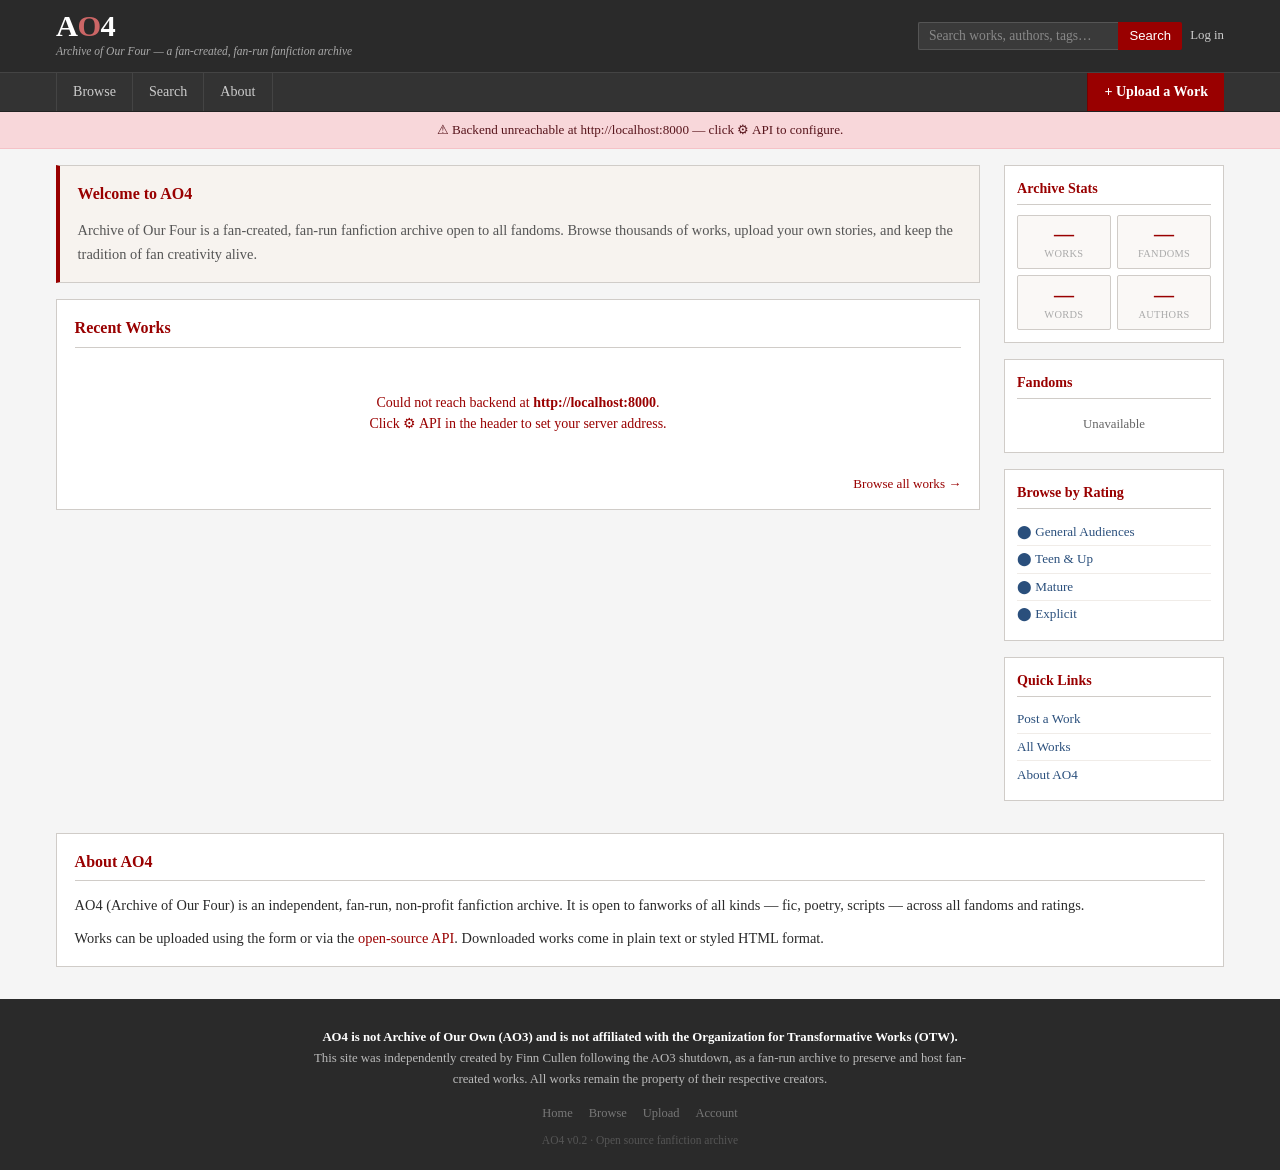
<file: docs/index.html>
<!DOCTYPE html>
<html lang="en">
<head>
<meta charset="utf-8">
<meta name="viewport" content="width=device-width, initial-scale=1">
<title>AO4 — Archive of Our Four</title>
<link rel="stylesheet" href="style.css">
</head>
<body>

<div id="shell-header"></div>

<div id="main">
  <div id="content">

    <div class="module module-welcome">
      <h2 style="border-bottom:none;margin-bottom:0.4rem;">Welcome to AO4</h2>
      <p style="margin:0;font-size:0.9rem;color:#555;line-height:1.65;">
        Archive of Our Four is a fan-created, fan-run fanfiction archive open to all fandoms.
        Browse thousands of works, upload your own stories, and keep the tradition of fan creativity alive.
      </p>
    </div>

    <div class="module">
      <h2>Recent Works</h2>
      <div id="recent-works"><div class="loading">Loading…</div></div>
      <div style="text-align:right;margin-top:0.5rem;font-size:0.82rem;">
        <a href="browse.html">Browse all works →</a>
      </div>
    </div>

  </div>

  <aside id="sidebar">

    <div class="sidebar-box">
      <h3>Archive Stats</h3>
      <div class="stats-grid">
        <div class="stat-item"><span class="stat-num" id="stat-works">—</span><span class="stat-label">Works</span></div>
        <div class="stat-item"><span class="stat-num" id="stat-fandoms">—</span><span class="stat-label">Fandoms</span></div>
        <div class="stat-item"><span class="stat-num" id="stat-words">—</span><span class="stat-label">Words</span></div>
        <div class="stat-item"><span class="stat-num" id="stat-authors">—</span><span class="stat-label">Authors</span></div>
      </div>
    </div>

    <div class="sidebar-box" id="fandom-box">
      <h3>Fandoms</h3>
      <div class="loading" style="padding:0.5rem;font-size:0.8rem;">Loading…</div>
    </div>

    <div class="sidebar-box">
      <h3>Browse by Rating</h3>
      <ul>
        <li><a href="browse.html?rating=G">⬤ General Audiences</a></li>
        <li><a href="browse.html?rating=T">⬤ Teen &amp; Up</a></li>
        <li><a href="browse.html?rating=M">⬤ Mature</a></li>
        <li><a href="browse.html?rating=E">⬤ Explicit</a></li>
      </ul>
    </div>

    <div class="sidebar-box">
      <h3>Quick Links</h3>
      <ul>
        <li><a href="upload.html">Post a Work</a></li>
        <li><a href="browse.html">All Works</a></li>
        <li><a href="index.html#about">About AO4</a></li>
      </ul>
    </div>

  </aside>
</div>

<div id="about" style="max-width:1200px;margin:0 auto 1rem;padding:0 1rem;">
  <div class="module">
    <h2>About AO4</h2>
    <p style="font-size:0.9rem;line-height:1.7;margin:0 0 0.5rem;">
      AO4 (Archive of Our Four) is an independent, fan-run, non-profit fanfiction archive.
      It is open to fanworks of all kinds — fic, poetry, scripts — across all fandoms and ratings.
    </p>
    <p style="font-size:0.9rem;line-height:1.7;margin:0;">
      Works can be uploaded using the form or via the <a href="https://github.com/Tacocat991763/ao4">open-source API</a>.
      Downloaded works come in plain text or styled HTML format.
    </p>
  </div>
</div>

<div id="shell-footer"></div>
<div id="shell-modal"></div>

<script src="app.js"></script>
<script>
injectShell('home');

async function load() {
  try {
    const works = await apiFetch('/fics?limit=10');
    const el = document.getElementById('recent-works');
    if (!works.length) {
      el.innerHTML = '<div class="empty">No works yet — <a href="upload.html">be the first to upload!</a></div>';
    } else {
      el.innerHTML = `<ol class="work-listing">${works.map(buildWorkCard).join('')}</ol>`;
    }
    hideApiBanner();

    // Stats via dedicated endpoint; fandom list via /tags
    const [stats, tags] = await Promise.all([
      apiFetch('/stats'),
      apiFetch('/tags?category=fandom'),
    ]);

    const totalWords = stats.words || 0;
    document.getElementById('stat-works').textContent   = fmt(stats.fics);
    document.getElementById('stat-fandoms').textContent = fmt(stats.fandoms);
    document.getElementById('stat-authors').textContent = fmt(stats.authors);
    document.getElementById('stat-words').textContent   =
      totalWords >= 1_000_000 ? (totalWords / 1_000_000).toFixed(1) + 'M' : fmt(totalWords);

    const fandomList = tags.map(t => t.name).slice(0, 15);
    document.getElementById('fandom-box').innerHTML = `
      <h3>Fandoms</h3>
      ${fandomList.length
        ? `<ul>${fandomList.map(f =>
            `<li><a href="browse.html?fandom=${encodeURIComponent(f)}">${esc(f)}</a></li>`).join('')}</ul>`
        : '<div class="empty" style="padding:0.4rem;font-size:0.8rem;">No fandoms yet</div>'}
      ${tags.length > 15 ? `<div style="font-size:0.75rem;margin-top:0.4rem;text-align:right;"><a href="browse.html">All fandoms →</a></div>` : ''}
    `;
  } catch (e) {
    document.getElementById('recent-works').innerHTML =
      `<div class="error-msg">Could not reach backend at <strong>${getApiUrl()}</strong>.<br>Click ⚙ API in the header to set your server address.</div>`;
    document.getElementById('fandom-box').innerHTML = '<h3>Fandoms</h3><div class="empty" style="padding:0.4rem;font-size:0.8rem;">Unavailable</div>';
    showApiBanner(`⚠ Backend unreachable at ${getApiUrl()} — click ⚙ API to configure.`, 'error');
  }
}

load();
</script>
</body>
</html>
</file>
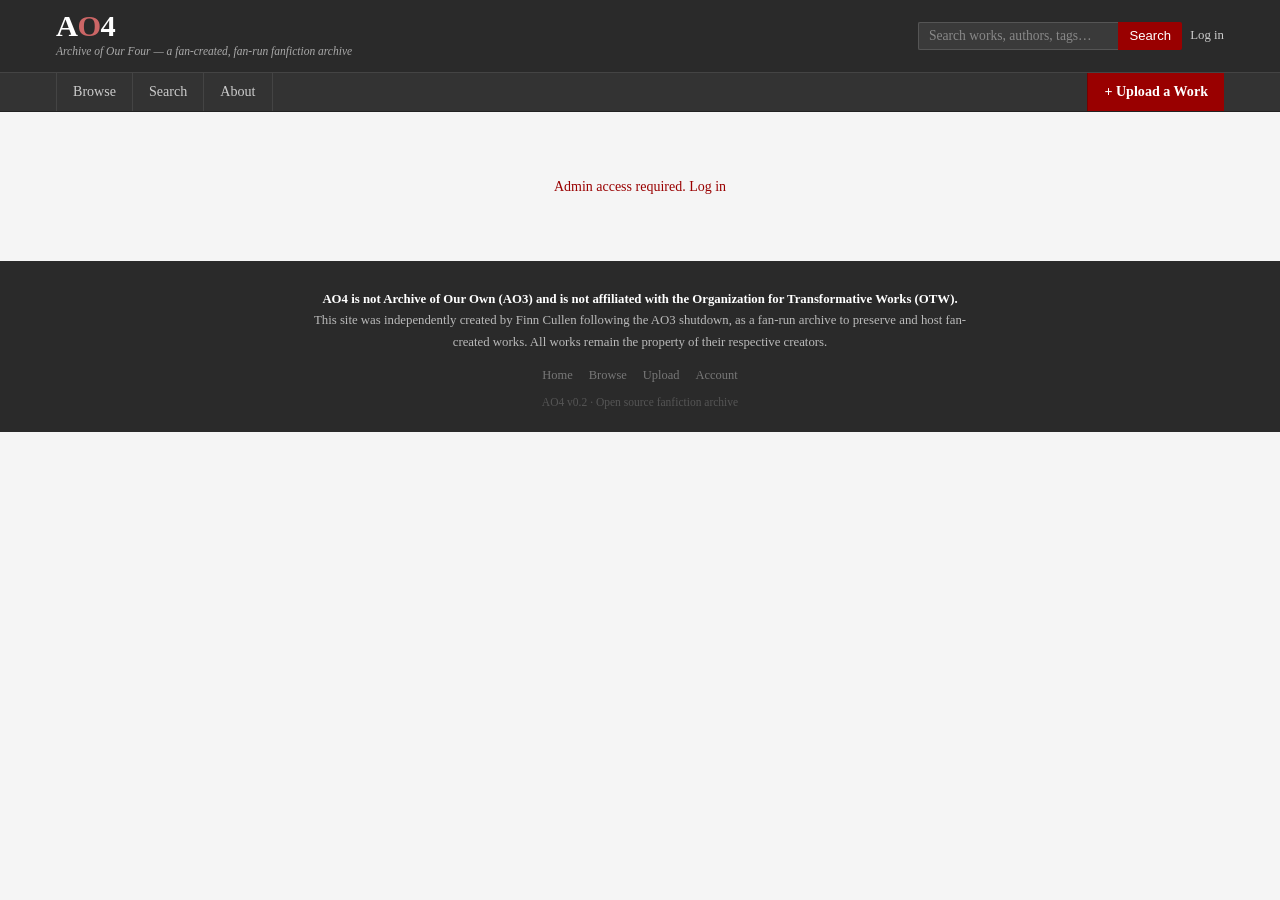
<file: docs/admin.html>
<!DOCTYPE html>
<html lang="en">
<head>
<meta charset="utf-8">
<meta name="viewport" content="width=device-width, initial-scale=1">
<title>Admin — AO4</title>
<link rel="stylesheet" href="style.css">
<style>
  .admin-section { background: var(--bg-card); border: 1px solid var(--border); border-radius: 4px; margin-bottom: 1.5rem; }
  .admin-section h2 { font-size: 1rem; padding: 0.75rem 1rem; margin: 0; border-bottom: 1px solid var(--border); background: var(--bg-alt); }
  .admin-section-body { padding: 1rem; }
  .setting-row { display: flex; align-items: center; gap: 0.75rem; margin-bottom: 0.75rem; flex-wrap: wrap; }
  .setting-row label { min-width: 140px; font-size: 0.85rem; font-weight: 600; }
  .setting-row input[type=text], .setting-row textarea { flex: 1; min-width: 180px; }
  .setting-row input[type=checkbox] { width: 1.1rem; height: 1.1rem; cursor: pointer; }
  .user-table { width: 100%; border-collapse: collapse; font-size: 0.85rem; }
  .user-table th { text-align: left; padding: 0.4rem 0.6rem; border-bottom: 2px solid var(--border); color: var(--text-soft); }
  .user-table td { padding: 0.4rem 0.6rem; border-bottom: 1px solid var(--border); }
  .user-table tr:last-child td { border-bottom: none; }
  .badge-admin { background: var(--red); color: white; font-size: 0.7rem; padding: 0.1rem 0.4rem; border-radius: 3px; font-weight: 700; }
  .btn-sm { font-size: 0.78rem; padding: 0.2rem 0.6rem; border-radius: 3px; cursor: pointer; border: 1px solid var(--border); background: none; color: var(--text-soft); }
  .btn-sm:hover { background: #c0392b; color: white; border-color: #c0392b; }
  .save-status { font-size: 0.82rem; color: #2ecc71; margin-left: 0.5rem; }
</style>
</head>
<body>

<div id="shell-header"></div>

<div id="main" class="full-width">
  <div id="content" style="max-width:860px;margin:1.5rem auto;">

    <h1 style="font-size:1.4rem;margin-bottom:1.25rem;">Admin Panel</h1>

    <!-- Archive stats -->
    <div class="admin-section">
      <h2>Archive Stats</h2>
      <div class="admin-section-body">
        <div class="stats-grid" id="admin-stats">
          <div class="stat-item"><span class="stat-num" id="as-fics">—</span><span class="stat-label">Works</span></div>
          <div class="stat-item"><span class="stat-num" id="as-users">—</span><span class="stat-label">Users</span></div>
          <div class="stat-item"><span class="stat-num" id="as-fandoms">—</span><span class="stat-label">Fandoms</span></div>
          <div class="stat-item"><span class="stat-num" id="as-words">—</span><span class="stat-label">Words</span></div>
        </div>
      </div>
    </div>

    <!-- Site settings -->
    <div class="admin-section">
      <h2>Site Settings <span class="save-status" id="settings-saved" style="display:none;">✓ Saved</span></h2>
      <div class="admin-section-body">
        <div class="setting-row">
          <label>Site Name</label>
          <input type="text" id="s-name" placeholder="Archive of Our Four">
        </div>
        <div class="setting-row">
          <label>Announcement</label>
          <textarea id="s-announcement" rows="2" placeholder="Leave blank for none. Shown at the top of the homepage."></textarea>
        </div>
        <div class="setting-row">
          <label>Allow New Uploads</label>
          <input type="checkbox" id="s-uploads" checked>
          <span style="font-size:0.82rem;color:var(--text-soft);">Uncheck to disable new work submissions</span>
        </div>
        <div class="setting-row">
          <label>Allow Registration</label>
          <input type="checkbox" id="s-registration" checked>
          <span style="font-size:0.82rem;color:var(--text-soft);">Uncheck to close new account creation</span>
        </div>
        <div style="margin-top:0.75rem;">
          <button class="btn-submit" id="save-settings-btn">Save Settings</button>
        </div>
      </div>
    </div>

    <!-- User management -->
    <div class="admin-section">
      <h2>Users</h2>
      <div class="admin-section-body">
        <div id="users-loading" class="loading" style="padding:1rem;">Loading…</div>
        <table class="user-table" id="user-table" style="display:none;">
          <thead>
            <tr>
              <th>Username</th>
              <th>Email</th>
              <th>Joined</th>
              <th>Role</th>
              <th></th>
            </tr>
          </thead>
          <tbody id="user-tbody"></tbody>
        </table>
      </div>
    </div>

  </div>
</div>

<div id="shell-footer"></div>
<div id="shell-modal"></div>

<script src="app.js"></script>
<script>
injectShell('');

// Guard: redirect non-admins
(function() {
  const user = getStoredUser();
  if (!user || !user.is_admin) {
    document.getElementById('content').innerHTML =
      '<div class="error-msg" style="margin-top:2rem;">Admin access required. <a href="login.html">Log in</a></div>';
  }
})();

async function loadStats() {
  try {
    const s = await apiFetch('/stats');
    document.getElementById('as-fics').textContent    = fmt(s.fics);
    document.getElementById('as-users').textContent   = fmt(s.users);
    document.getElementById('as-fandoms').textContent = fmt(s.fandoms);
    const w = s.words || 0;
    document.getElementById('as-words').textContent   = w >= 1_000_000 ? (w/1_000_000).toFixed(1)+'M' : fmt(w);
  } catch {}
}

async function loadSettings() {
  try {
    const s = await apiFetch('/admin/settings');
    if (s.site_name)     document.getElementById('s-name').value = s.site_name;
    if (s.announcement)  document.getElementById('s-announcement').value = s.announcement;
    if (s.allow_uploads !== undefined)
      document.getElementById('s-uploads').checked = s.allow_uploads !== 'false';
    if (s.allow_registration !== undefined)
      document.getElementById('s-registration').checked = s.allow_registration !== 'false';
  } catch {}
}

document.getElementById('save-settings-btn')?.addEventListener('click', async () => {
  const btn = document.getElementById('save-settings-btn');
  btn.disabled = true; btn.textContent = 'Saving…';
  try {
    await apiFetch('/admin/settings', {
      method: 'PATCH',
      headers: { 'Content-Type': 'application/json' },
      body: JSON.stringify({
        site_name:         document.getElementById('s-name').value.trim(),
        announcement:      document.getElementById('s-announcement').value.trim(),
        allow_uploads:     document.getElementById('s-uploads').checked ? 'true' : 'false',
        allow_registration: document.getElementById('s-registration').checked ? 'true' : 'false',
      }),
    });
    const saved = document.getElementById('settings-saved');
    saved.style.display = '';
    setTimeout(() => saved.style.display = 'none', 3000);
  } catch (err) {
    alert('Save failed: ' + err.message);
  } finally {
    btn.disabled = false; btn.textContent = 'Save Settings';
  }
});

async function loadUsers() {
  try {
    const users = await apiFetch('/admin/users');
    const me = getStoredUser();
    document.getElementById('users-loading').style.display = 'none';
    document.getElementById('user-table').style.display = '';
    document.getElementById('user-tbody').innerHTML = users.map(u => `
      <tr>
        <td><strong>${esc(u.username)}</strong></td>
        <td>${esc(u.email)}</td>
        <td>${fmtDate(u.created_at)}</td>
        <td>${u.is_admin ? '<span class="badge-admin">Admin</span>' : 'User'}</td>
        <td>${u.id !== me.id && !u.is_admin
          ? `<button class="btn-sm" onclick="deleteUser('${esc(u.id)}','${esc(u.username)}')">Delete</button>`
          : ''}</td>
      </tr>`).join('');
  } catch (err) {
    document.getElementById('users-loading').textContent = 'Failed to load users: ' + err.message;
  }
}

async function deleteUser(id, name) {
  if (!confirm(`Delete user "${name}"? This will also delete all their works.`)) return;
  try {
    await apiFetch(`/admin/users/${encodeURIComponent(id)}`, { method: 'DELETE' });
    loadUsers();
  } catch (err) {
    alert('Delete failed: ' + err.message);
  }
}

loadStats();
loadSettings();
loadUsers();
</script>
</body>
</html>
</file>
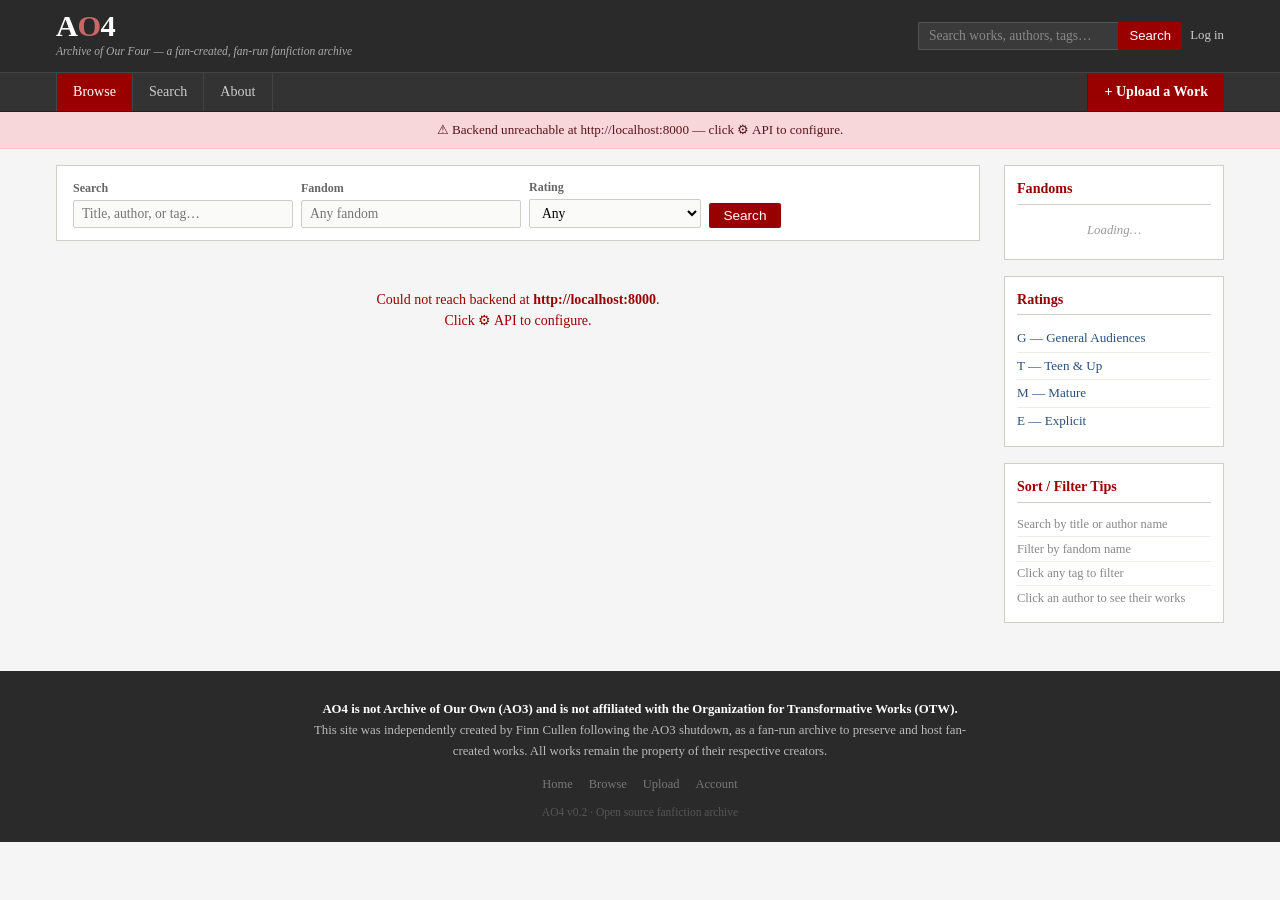
<file: docs/browse.html>
<!DOCTYPE html>
<html lang="en">
<head>
<meta charset="utf-8">
<meta name="viewport" content="width=device-width, initial-scale=1">
<title>Browse Works — AO4</title>
<link rel="stylesheet" href="style.css">
</head>
<body>

<div id="shell-header"></div>

<div id="main">
  <div id="content">

    <div class="search-module">
      <div class="field-inline">
        <label>Search</label>
        <input type="text" id="q-input" placeholder="Title, author, or tag…">
      </div>
      <div class="field-inline">
        <label>Fandom</label>
        <input type="text" id="fandom-input" placeholder="Any fandom">
      </div>
      <div class="field-inline">
        <label>Rating</label>
        <select id="rating-select">
          <option value="">Any</option>
          <option value="G">G — General Audiences</option>
          <option value="T">T — Teen &amp; Up</option>
          <option value="M">M — Mature</option>
          <option value="E">E — Explicit</option>
        </select>
      </div>
      <button id="search-btn">Search</button>
    </div>

    <div id="results-header" class="results-header" style="display:none">
      <span id="results-count"></span>
      <span id="results-range"></span>
    </div>

    <div id="results"><div class="loading">Loading…</div></div>

    <div id="pagination" class="pagination"></div>

  </div>

  <aside id="sidebar">

    <div class="sidebar-box" id="fandom-box">
      <h3>Fandoms</h3>
      <div class="loading" style="padding:0.4rem;font-size:0.8rem;">Loading…</div>
    </div>

    <div class="sidebar-box">
      <h3>Ratings</h3>
      <ul>
        <li><a href="browse.html?rating=G">G — General Audiences</a></li>
        <li><a href="browse.html?rating=T">T — Teen &amp; Up</a></li>
        <li><a href="browse.html?rating=M">M — Mature</a></li>
        <li><a href="browse.html?rating=E">E — Explicit</a></li>
      </ul>
    </div>

    <div class="sidebar-box">
      <h3>Sort / Filter Tips</h3>
      <ul style="font-size:0.78rem;color:#888;">
        <li style="padding:0.15rem 0;">Search by title or author name</li>
        <li style="padding:0.15rem 0;">Filter by fandom name</li>
        <li style="padding:0.15rem 0;">Click any tag to filter</li>
        <li style="padding:0.15rem 0;">Click an author to see their works</li>
      </ul>
    </div>

  </aside>
</div>

<div id="shell-footer"></div>
<div id="shell-modal"></div>

<script src="app.js"></script>
<script>
injectShell('browse');

const PER_PAGE = 20;
let currentPage = 1;
let totalWorks   = 0;

function getFilters() {
  return {
    q:      document.getElementById('q-input').value.trim(),
    fandom: document.getElementById('fandom-input').value.trim(),
    rating: document.getElementById('rating-select').value,
  };
}

function buildUrl(page, filters) {
  const p = new URLSearchParams();
  if (filters.q)      p.set('q',      filters.q);
  if (filters.fandom) p.set('fandom', filters.fandom);
  if (filters.rating) p.set('rating', filters.rating);
  if (page > 1)       p.set('page',   page);
  return 'browse.html?' + p.toString();
}

function renderPagination(page, total) {
  const pages = Math.ceil(total / PER_PAGE) || 1;
  const f = getFilters();
  if (pages <= 1) { document.getElementById('pagination').innerHTML = ''; return; }

  let html = '';
  if (page > 1) html += `<a href="${buildUrl(page - 1, f)}">← Prev</a>`;
  else          html += `<span class="disabled">← Prev</span>`;

  const start = Math.max(1, page - 2);
  const end   = Math.min(pages, page + 2);
  if (start > 1) html += `<a href="${buildUrl(1, f)}">1</a>`;
  if (start > 2) html += `<span>…</span>`;

  for (let i = start; i <= end; i++) {
    if (i === page) html += `<span class="current">${i}</span>`;
    else            html += `<a href="${buildUrl(i, f)}">${i}</a>`;
  }

  if (end < pages - 1) html += `<span>…</span>`;
  if (end < pages)     html += `<a href="${buildUrl(pages, f)}">${pages}</a>`;

  if (page < pages) html += `<a href="${buildUrl(page + 1, f)}">Next →</a>`;
  else              html += `<span class="disabled">Next →</span>`;

  document.getElementById('pagination').innerHTML = html;
}

async function search(page) {
  currentPage = page || 1;
  const f = getFilters();
  const offset = (currentPage - 1) * PER_PAGE;

  const params = new URLSearchParams({ limit: PER_PAGE, offset });
  if (f.q)      params.set('q',      f.q);
  if (f.fandom) params.set('fandom', f.fandom);
  if (f.rating) params.set('rating', f.rating);

  document.getElementById('results').innerHTML = '<div class="loading">Loading…</div>';

  try {
    const works = await apiFetch('/fics?' + params);
    hideApiBanner();

    if (!works.length) {
      document.getElementById('results').innerHTML = '<div class="empty">No works found. Try a different search.</div>';
      document.getElementById('results-header').style.display = 'none';
      document.getElementById('pagination').innerHTML = '';
      return;
    }

    // Approximate total by checking if we got a full page
    if (works.length === PER_PAGE) {
      // Get a rough total (fetch with big limit just counting)
      try {
        const all = await apiFetch('/fics?limit=1000&' + (f.q ? `q=${encodeURIComponent(f.q)}&` : '') +
          (f.fandom ? `fandom=${encodeURIComponent(f.fandom)}&` : '') +
          (f.rating ? `rating=${encodeURIComponent(f.rating)}` : ''));
        totalWorks = all.length;
      } catch { totalWorks = offset + works.length; }
    } else {
      totalWorks = offset + works.length;
    }

    const hdr = document.getElementById('results-header');
    hdr.style.display = 'flex';
    document.getElementById('results-count').textContent =
      `${fmt(totalWorks)} work${totalWorks !== 1 ? 's' : ''} found`;
    document.getElementById('results-range').textContent =
      `Showing ${offset + 1}–${offset + works.length}`;

    document.getElementById('results').innerHTML =
      `<ol class="work-listing">${works.map(buildWorkCard).join('')}</ol>`;

    renderPagination(currentPage, totalWorks);

  } catch (e) {
    document.getElementById('results').innerHTML =
      `<div class="error-msg">Could not reach backend at <strong>${getApiUrl()}</strong>.<br>Click ⚙ API to configure.</div>`;
    showApiBanner(`⚠ Backend unreachable at ${getApiUrl()} — click ⚙ API to configure.`, 'error');
  }
}

async function loadFandomSidebar() {
  try {
    const tags = await apiFetch('/tags?category=fandom');
    const fandoms = tags.map(t => t.name).slice(0, 20);
    document.getElementById('fandom-box').innerHTML = `
      <h3>Fandoms</h3>
      ${fandoms.length
        ? `<ul>${fandoms.map(f => `<li><a href="browse.html?fandom=${encodeURIComponent(f)}">${esc(f)}</a></li>`).join('')}</ul>`
        : '<div class="empty" style="padding:0.4rem;font-size:0.8rem;">No fandoms yet</div>'}
    `;
  } catch {}
}

// Init from URL params
function initFromUrl() {
  const q      = getParam('q');
  const fandom = getParam('fandom');
  const rating = getParam('rating');
  const page   = parseInt(getParam('page')) || 1;

  if (q)      document.getElementById('q-input').value      = q;
  if (fandom) document.getElementById('fandom-input').value  = fandom;
  if (rating) document.getElementById('rating-select').value = rating;

  document.getElementById('search-btn').addEventListener('click', () => {
    history.replaceState(null, '', buildUrl(1, getFilters()));
    search(1);
  });

  // Also search on enter in text inputs
  ['q-input', 'fandom-input'].forEach(id => {
    document.getElementById(id).addEventListener('keydown', e => {
      if (e.key === 'Enter') { history.replaceState(null, '', buildUrl(1, getFilters())); search(1); }
    });
  });

  search(page);
  loadFandomSidebar();
}

initFromUrl();
</script>
</body>
</html>
</file>
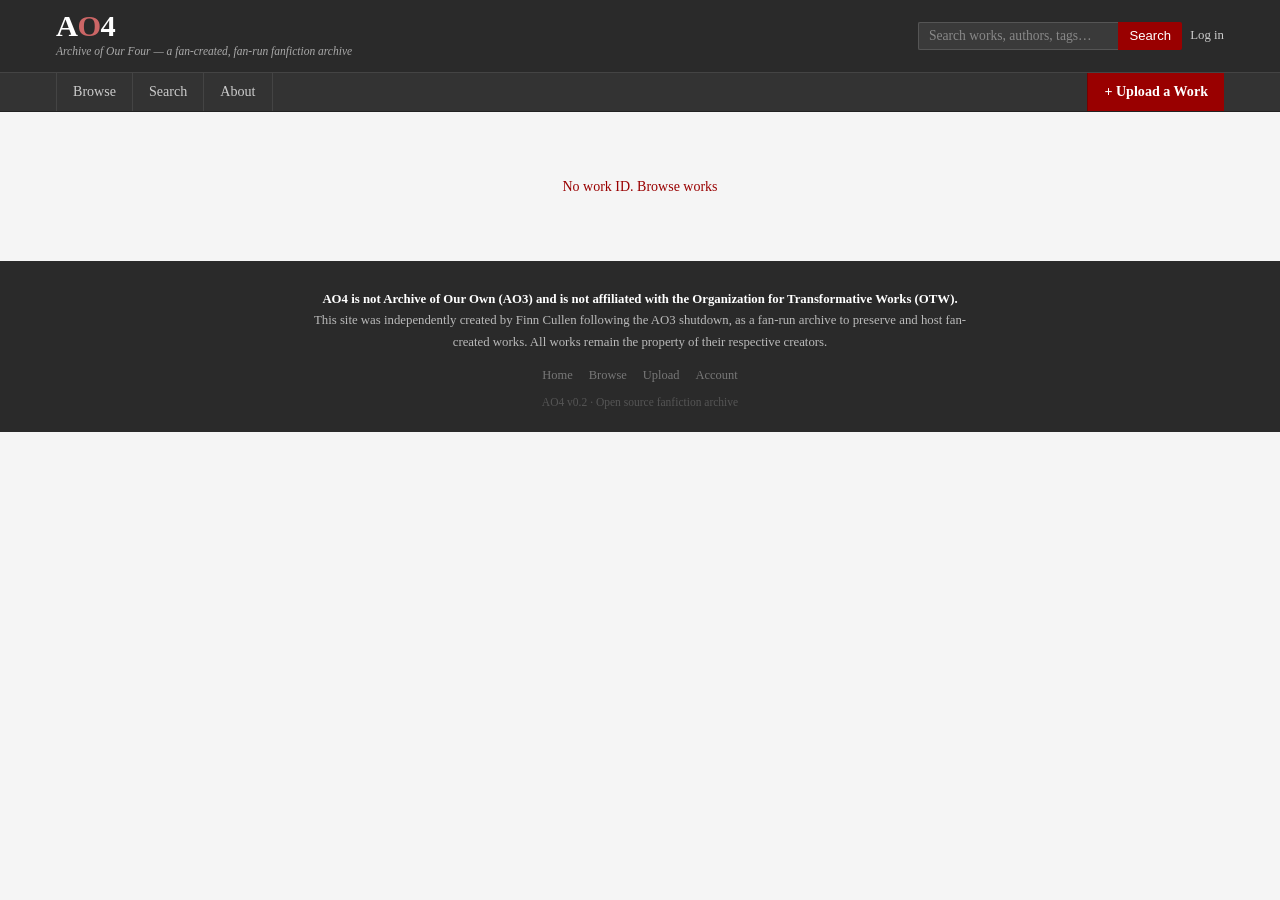
<file: docs/edit.html>
<!DOCTYPE html>
<html lang="en">
<head>
<meta charset="utf-8">
<meta name="viewport" content="width=device-width, initial-scale=1">
<title>Edit Work — AO4</title>
<link rel="stylesheet" href="style.css">
</head>
<body>

<div id="shell-header"></div>

<div id="main" class="full-width">
  <div id="content" style="max-width:800px;margin:0 auto;">

    <div id="edit-success" class="upload-success">
      Saved! <a id="success-link" href="#">View updated work →</a>
    </div>
    <div id="edit-error" class="upload-error"></div>

    <form id="edit-form" autocomplete="off">

      <div class="form-block">
        <h2>Basic Info</h2>

        <div class="field">
          <label>Title <span class="required">*</span></label>
          <input type="text" id="f-title" placeholder="Your work's title" required>
        </div>

        <div class="field">
          <label>Author / Pen Name</label>
          <input type="text" id="f-author" placeholder="Your name or pseudonym">
          <div class="hint">The name shown publicly. The account that posted this work is tracked separately.</div>
        </div>

        <div class="field">
          <label>Rating <span class="required">*</span></label>
          <select id="f-rating" required>
            <option value="">— Choose a rating —</option>
            <option value="G">G — General Audiences</option>
            <option value="T">T — Teen &amp; Up Audiences</option>
            <option value="M">M — Mature</option>
            <option value="E">E — Explicit</option>
          </select>
        </div>

        <div class="field">
          <label>Summary</label>
          <textarea id="f-summary" placeholder="A brief description of your work."></textarea>
        </div>
      </div>

      <div class="form-block">
        <h2>Tags</h2>

        <div class="field">
          <label>Fandoms</label>
          <input type="text" id="f-fandoms" placeholder="e.g. Harry Potter, Doctor Who">
          <div class="hint">Comma-separated.</div>
        </div>

        <div class="field">
          <label>Relationships</label>
          <input type="text" id="f-relationships" placeholder="e.g. Harry Potter/Ginny Weasley">
          <div class="hint">Comma-separated. / for romantic, &amp; for platonic.</div>
        </div>

        <div class="field">
          <label>Characters</label>
          <input type="text" id="f-characters" placeholder="e.g. Hermione Granger, Ron Weasley">
          <div class="hint">Comma-separated.</div>
        </div>

        <div class="field">
          <label>Additional Tags</label>
          <input type="text" id="f-tags" placeholder="e.g. Hurt/Comfort, Slow Burn">
          <div class="hint">Comma-separated.</div>
        </div>
      </div>

      <div class="form-block" style="text-align:right;border-top:3px solid var(--red);">
        <a id="cancel-link" href="#" class="btn-secondary" style="display:inline-block;margin-right:1rem;padding:0.55rem 1.1rem;text-decoration:none;">Cancel</a>
        <button type="submit" class="btn-submit" id="submit-btn">Save Changes</button>
      </div>

    </form>

  </div>
</div>

<div id="shell-footer"></div>
<div id="shell-modal"></div>

<script src="app.js"></script>
<script>
injectShell('');

const ficId = getParam('id');

if (!ficId) {
  document.getElementById('content').innerHTML =
    '<div class="error-msg" style="margin-top:2rem;">No work ID. <a href="browse.html">Browse works</a></div>';
}

document.getElementById('cancel-link').href = `work.html?id=${ficId}`;

function splitTags(str) {
  return str.split(',').map(s => s.trim()).filter(Boolean);
}

async function loadFic() {
  try {
    const work = await apiFetch(`/fics/${encodeURIComponent(ficId)}`);

    if (!work.can_edit) {
      document.getElementById('content').innerHTML =
        '<div class="error-msg" style="margin-top:2rem;">You don\'t have permission to edit this work. <a href="login.html">Log in</a></div>';
      return;
    }

    document.title = `Edit: ${work.title} — AO4`;

    document.getElementById('f-title').value       = work.title;
    document.getElementById('f-author').value      = work.author;
    document.getElementById('f-rating').value      = work.rating;
    document.getElementById('f-summary').value     = work.summary || '';
    document.getElementById('f-fandoms').value     = work.fandoms.join(', ');
    document.getElementById('f-relationships').value = work.relationships.join(', ');
    document.getElementById('f-characters').value  = work.characters.join(', ');
    document.getElementById('f-tags').value        = work.tags.join(', ');

  } catch (e) {
    document.getElementById('edit-error').textContent = 'Could not load work: ' + e.message;
    document.getElementById('edit-error').classList.add('show');
  }
}

document.getElementById('edit-form').addEventListener('submit', async (e) => {
  e.preventDefault();

  const title   = document.getElementById('f-title').value.trim();
  const author  = document.getElementById('f-author').value.trim();
  const rating  = document.getElementById('f-rating').value;
  const summary = document.getElementById('f-summary').value.trim();

  if (!title || !rating) {
    showError('Title and Rating are required.');
    return;
  }

  const payload = {
    title,
    author,
    rating,
    summary,
    fandoms:       splitTags(document.getElementById('f-fandoms').value),
    relationships: splitTags(document.getElementById('f-relationships').value),
    characters:    splitTags(document.getElementById('f-characters').value),
    tags:          splitTags(document.getElementById('f-tags').value),
  };

  const btn = document.getElementById('submit-btn');
  btn.disabled = true;
  btn.textContent = 'Saving…';
  hideMessages();

  try {
    const result = await apiFetch(`/fics/${encodeURIComponent(ficId)}`, {
      method: 'PATCH',
      headers: { 'Content-Type': 'application/json' },
      body: JSON.stringify(payload),
    });

    const successEl = document.getElementById('edit-success');
    document.getElementById('success-link').href = `work.html?id=${result.id}`;
    successEl.classList.add('show');
    successEl.scrollIntoView({ behavior: 'smooth' });
  } catch (err) {
    showError('Save failed: ' + err.message);
  } finally {
    btn.disabled = false;
    btn.textContent = 'Save Changes';
  }
});

function showError(msg) {
  const el = document.getElementById('edit-error');
  el.textContent = msg;
  el.classList.add('show');
  el.scrollIntoView({ behavior: 'smooth' });
}

function hideMessages() {
  document.getElementById('edit-success').classList.remove('show');
  document.getElementById('edit-error').classList.remove('show');
}

loadFic();
</script>
</body>
</html>
</file>
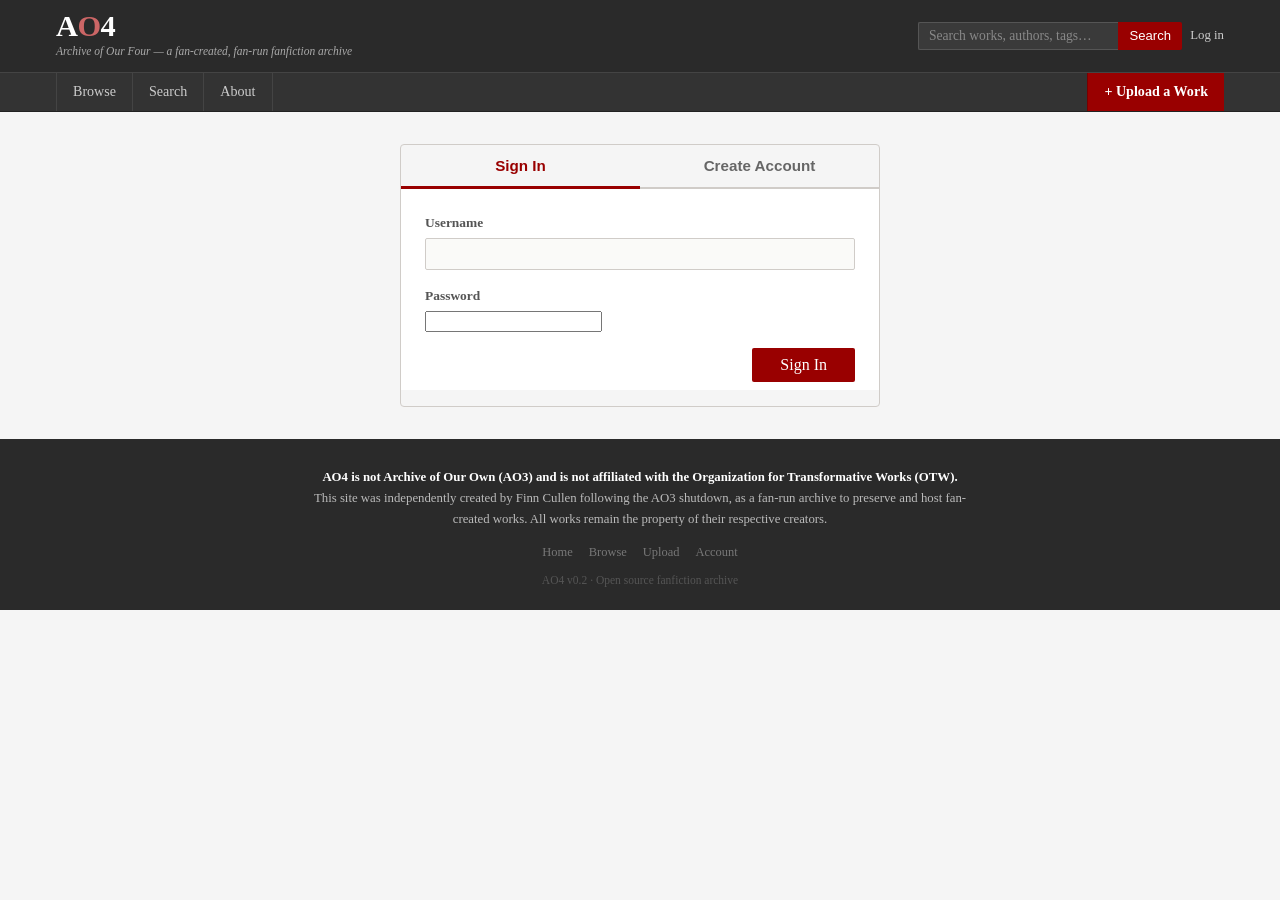
<file: docs/login.html>
<!DOCTYPE html>
<html lang="en">
<head>
<meta charset="utf-8">
<meta name="viewport" content="width=device-width, initial-scale=1">
<title>Log In — AO4</title>
<link rel="stylesheet" href="style.css">
</head>
<body>

<div id="shell-header"></div>

<div id="main" class="full-width">
  <div id="content" style="max-width:480px;margin:2rem auto;">

    <div id="auth-box">

      <div class="auth-tabs">
        <button class="auth-tab active" id="tab-login" onclick="showTab('login')">Sign In</button>
        <button class="auth-tab" id="tab-register" onclick="showTab('register')">Create Account</button>
      </div>

      <div id="auth-error" class="upload-error"></div>
      <div id="auth-success" class="upload-success"></div>

      <!-- Sign In -->
      <form id="login-form" class="auth-form" autocomplete="off">
        <div class="form-block" style="border:none;padding:1.5rem 1.5rem 0.5rem;">
          <div class="field">
            <label>Username</label>
            <input type="text" id="login-username" autocomplete="username" required>
          </div>
          <div class="field">
            <label>Password</label>
            <input type="password" id="login-password" autocomplete="current-password" required>
          </div>
          <div style="text-align:right;margin-top:1rem;">
            <button type="submit" class="btn-submit" id="login-btn">Sign In</button>
          </div>
        </div>
      </form>

      <!-- Create Account -->
      <form id="register-form" class="auth-form" style="display:none" autocomplete="off">
        <div class="form-block" style="border:none;padding:1.5rem 1.5rem 0.5rem;">
          <div class="field">
            <label>Username <span class="required">*</span></label>
            <input type="text" id="reg-username" autocomplete="username" required>
            <div class="hint">Letters, numbers, _ and - only. 2–50 characters.</div>
          </div>
          <div class="field">
            <label>Email <span class="required">*</span></label>
            <input type="email" id="reg-email" autocomplete="email" required>
          </div>
          <div class="field">
            <label>Password <span class="required">*</span></label>
            <input type="password" id="reg-password" autocomplete="new-password" required>
            <div class="hint">At least 6 characters.</div>
          </div>
          <div style="text-align:right;margin-top:1rem;">
            <button type="submit" class="btn-submit" id="register-btn">Create Account</button>
          </div>
        </div>
      </form>

    </div>

    <!-- Logged-in state -->
    <div id="account-box" style="display:none;">
      <div class="form-block">
        <h2 id="account-greeting"></h2>
        <p style="font-size:0.9rem;color:#555;margin:0 0 1rem;">You're signed in.</p>
        <div style="display:flex;gap:0.75rem;flex-wrap:wrap;">
          <a href="upload.html" class="btn-submit" style="text-decoration:none;">Post a Work</a>
          <a href="browse.html" class="btn-secondary" style="text-decoration:none;">Browse</a>
          <button class="btn-secondary" id="account-logout-btn">Log Out</button>
        </div>
      </div>
    </div>

  </div>
</div>

<div id="shell-footer"></div>
<div id="shell-modal"></div>

<script src="app.js"></script>
<script>
injectShell('');

// If already logged in, show account box
const existing = getStoredUser();
if (existing) {
  document.getElementById('auth-box').style.display = 'none';
  document.getElementById('account-box').style.display = '';
  document.getElementById('account-greeting').textContent = `Hello, ${existing.username}!`;
  document.getElementById('account-logout-btn').addEventListener('click', async () => {
    try { await apiFetch('/auth/logout', { method: 'POST' }); } catch {}
    clearAuth();
    location.reload();
  });
}

// Pre-select tab from URL hash
if (location.hash === '#register') showTab('register');

function showTab(tab) {
  document.getElementById('login-form').style.display    = tab === 'login'    ? '' : 'none';
  document.getElementById('register-form').style.display = tab === 'register' ? '' : 'none';
  document.getElementById('tab-login').classList.toggle('active', tab === 'login');
  document.getElementById('tab-register').classList.toggle('active', tab === 'register');
  clearMessages();
}

function showError(msg) {
  const el = document.getElementById('auth-error');
  el.textContent = msg;
  el.classList.add('show');
}

function showSuccess(msg) {
  const el = document.getElementById('auth-success');
  el.textContent = msg;
  el.classList.add('show');
}

function clearMessages() {
  document.getElementById('auth-error').classList.remove('show');
  document.getElementById('auth-success').classList.remove('show');
}

document.getElementById('login-form').addEventListener('submit', async (e) => {
  e.preventDefault();
  clearMessages();
  const btn = document.getElementById('login-btn');
  btn.disabled = true; btn.textContent = 'Signing in…';

  try {
    const res = await apiFetch('/auth/login', {
      method: 'POST',
      headers: { 'Content-Type': 'application/json' },
      body: JSON.stringify({
        username: document.getElementById('login-username').value.trim(),
        password: document.getElementById('login-password').value,
      }),
    });
    setToken(res.token);
    setStoredUser(res.user);
    const back = getParam('next') || 'index.html';
    window.location.href = back;
  } catch (err) {
    showError(err.message || 'Login failed. Check your username and password.');
  } finally {
    btn.disabled = false; btn.textContent = 'Sign In';
  }
});

document.getElementById('register-form').addEventListener('submit', async (e) => {
  e.preventDefault();
  clearMessages();
  const btn = document.getElementById('register-btn');
  btn.disabled = true; btn.textContent = 'Creating account…';

  try {
    const res = await apiFetch('/auth/register', {
      method: 'POST',
      headers: { 'Content-Type': 'application/json' },
      body: JSON.stringify({
        username: document.getElementById('reg-username').value.trim(),
        email:    document.getElementById('reg-email').value.trim(),
        password: document.getElementById('reg-password').value,
      }),
    });
    setToken(res.token);
    setStoredUser(res.user);
    const back = getParam('next') || 'index.html';
    window.location.href = back;
  } catch (err) {
    showError(err.message || 'Registration failed.');
  } finally {
    btn.disabled = false; btn.textContent = 'Create Account';
  }
});
</script>
</body>
</html>
</file>
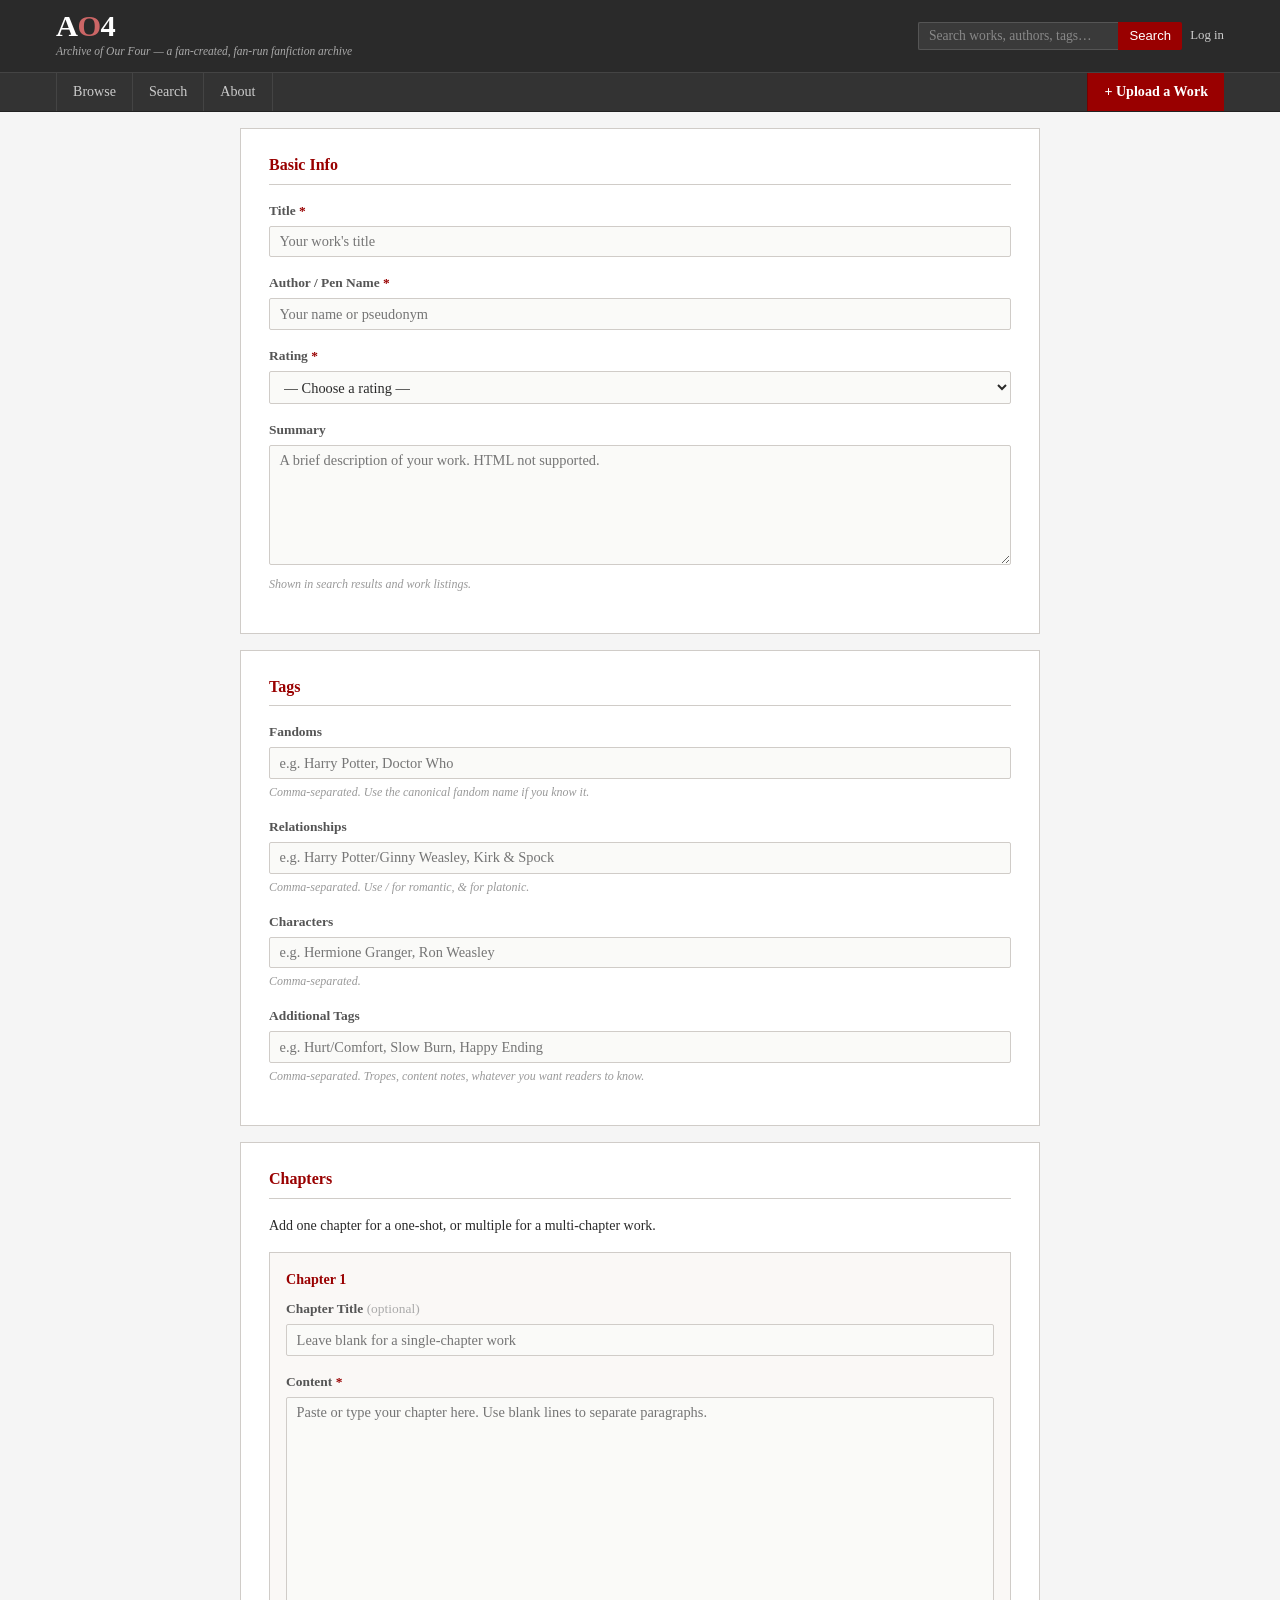
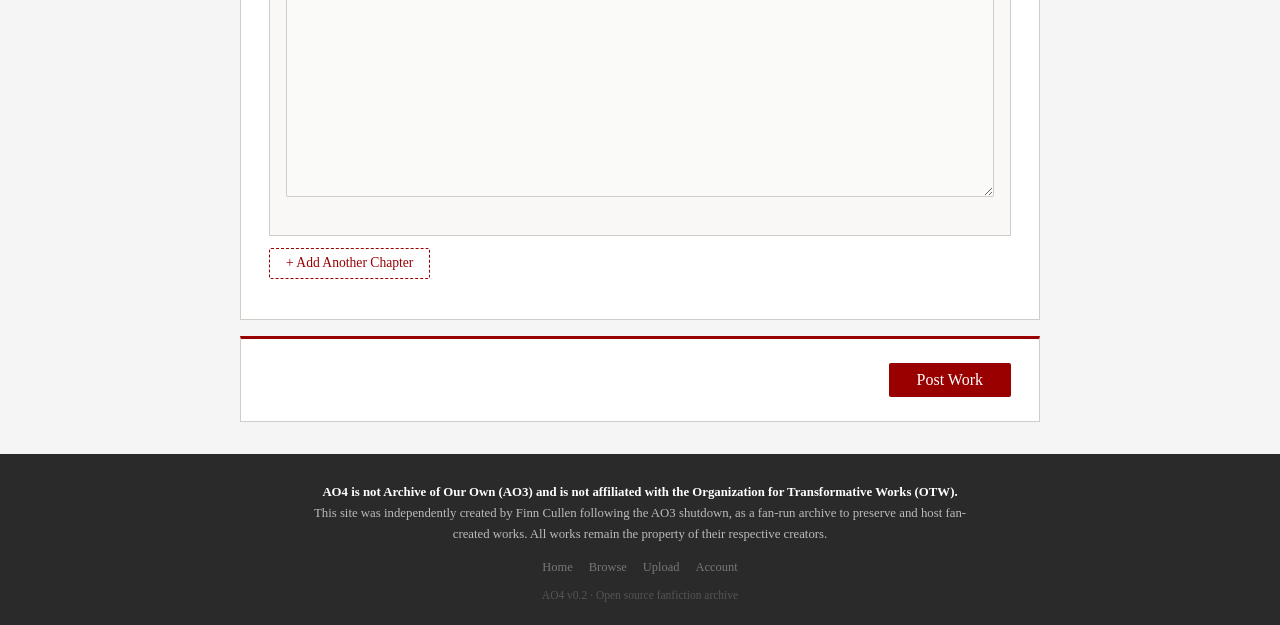
<file: docs/upload.html>
<!DOCTYPE html>
<html lang="en">
<head>
<meta charset="utf-8">
<meta name="viewport" content="width=device-width, initial-scale=1">
<title>Post a Work — AO4</title>
<link rel="stylesheet" href="style.css">
</head>
<body>

<div id="shell-header"></div>

<div id="main" class="full-width">
  <div id="content" style="max-width:800px;margin:0 auto;">

    <div id="upload-success" class="upload-success">
      Work posted! <a id="success-link" href="#">View it here →</a>
    </div>
    <div id="upload-error" class="upload-error"></div>

    <form id="upload-form" autocomplete="off">

      <div class="form-block">
        <h2>Basic Info</h2>

        <div class="field">
          <label>Title <span class="required">*</span></label>
          <input type="text" id="f-title" placeholder="Your work's title" required>
        </div>

        <div class="field">
          <label>Author / Pen Name <span class="required">*</span></label>
          <input type="text" id="f-author" placeholder="Your name or pseudonym">
          <div class="hint" id="author-hint" style="display:none;">Posting as your account username. <a href="login.html">Switch accounts</a></div>
        </div>

        <div class="field">
          <label>Rating <span class="required">*</span></label>
          <select id="f-rating" required>
            <option value="">— Choose a rating —</option>
            <option value="G">G — General Audiences</option>
            <option value="T">T — Teen &amp; Up Audiences</option>
            <option value="M">M — Mature</option>
            <option value="E">E — Explicit</option>
          </select>
        </div>

        <div class="field">
          <label>Summary</label>
          <textarea id="f-summary" placeholder="A brief description of your work. HTML not supported."></textarea>
          <div class="hint">Shown in search results and work listings.</div>
        </div>
      </div>

      <div class="form-block">
        <h2>Tags</h2>

        <div class="field">
          <label>Fandoms</label>
          <input type="text" id="f-fandoms" placeholder="e.g. Harry Potter, Doctor Who">
          <div class="hint">Comma-separated. Use the canonical fandom name if you know it.</div>
        </div>

        <div class="field">
          <label>Relationships</label>
          <input type="text" id="f-relationships" placeholder="e.g. Harry Potter/Ginny Weasley, Kirk &amp; Spock">
          <div class="hint">Comma-separated. Use / for romantic, &amp; for platonic.</div>
        </div>

        <div class="field">
          <label>Characters</label>
          <input type="text" id="f-characters" placeholder="e.g. Hermione Granger, Ron Weasley">
          <div class="hint">Comma-separated.</div>
        </div>

        <div class="field">
          <label>Additional Tags</label>
          <input type="text" id="f-tags" placeholder="e.g. Hurt/Comfort, Slow Burn, Happy Ending">
          <div class="hint">Comma-separated. Tropes, content notes, whatever you want readers to know.</div>
        </div>
      </div>

      <div class="form-block">
        <h2>Chapters</h2>
        <div class="hint" style="margin-bottom:1rem;">
          Add one chapter for a one-shot, or multiple for a multi-chapter work.
        </div>

        <div id="chapters-container">
          <div class="chapter-entry" data-ch="0">
            <h4>
              <span>Chapter 1</span>
            </h4>
            <div class="field">
              <label>Chapter Title <span style="color:#aaa;font-weight:normal;">(optional)</span></label>
              <input type="text" class="ch-title" placeholder="Leave blank for a single-chapter work">
            </div>
            <div class="field">
              <label>Content <span class="required">*</span></label>
              <textarea class="ch-content large" placeholder="Paste or type your chapter here. Use blank lines to separate paragraphs."></textarea>
            </div>
          </div>
        </div>

        <button type="button" class="btn-add-chapter" id="add-chapter-btn">+ Add Another Chapter</button>
      </div>

      <div class="form-block" style="text-align:right;border-top:3px solid var(--red);">
        <button type="submit" class="btn-submit" id="submit-btn">Post Work</button>
      </div>

    </form>

  </div>
</div>

<div id="shell-footer"></div>
<div id="shell-modal"></div>

<script src="app.js"></script>
<script>
injectShell('upload');

// Pre-fill author from account if logged in
(function() {
  const user = getStoredUser();
  const authorInput = document.getElementById('f-author');
  if (user) {
    authorInput.value = user.username;
    authorInput.readOnly = true;
    authorInput.style.background = 'var(--bg-alt)';
    authorInput.removeAttribute('required');
    document.getElementById('author-hint').style.display = '';
  } else {
    authorInput.required = true;
  }
})();

let chapterCount = 1;

document.getElementById('add-chapter-btn').addEventListener('click', () => {
  chapterCount++;
  const container = document.getElementById('chapters-container');
  const div = document.createElement('div');
  div.className = 'chapter-entry';
  div.dataset.ch = chapterCount - 1;
  div.innerHTML = `
    <h4>
      <span>Chapter ${chapterCount}</span>
      <button type="button" class="btn-remove-ch">Remove</button>
    </h4>
    <div class="field">
      <label>Chapter Title <span style="color:#aaa;font-weight:normal;">(optional)</span></label>
      <input type="text" class="ch-title" placeholder="e.g. Chapter ${chapterCount}: The Beginning">
    </div>
    <div class="field">
      <label>Content <span style="color:#990000;">*</span></label>
      <textarea class="ch-content large" placeholder="Paste or type your chapter here."></textarea>
    </div>
  `;
  div.querySelector('.btn-remove-ch').addEventListener('click', () => {
    div.remove();
    renumberChapters();
  });
  container.appendChild(div);
});

function renumberChapters() {
  document.querySelectorAll('.chapter-entry').forEach((el, i) => {
    el.querySelector('h4 span').textContent = `Chapter ${i + 1}`;
  });
  chapterCount = document.querySelectorAll('.chapter-entry').length;
}

function splitTags(str) {
  return str.split(',').map(s => s.trim()).filter(Boolean);
}

document.getElementById('upload-form').addEventListener('submit', async (e) => {
  e.preventDefault();

  const title   = document.getElementById('f-title').value.trim();
  const author  = document.getElementById('f-author').value.trim();
  const rating  = document.getElementById('f-rating').value;
  const summary = document.getElementById('f-summary').value.trim();

  if (!title || !author || !rating) {
    showError('Please fill in Title, Author, and Rating.');
    return;
  }

  const chapters = [];
  for (const el of document.querySelectorAll('.chapter-entry')) {
    const title = el.querySelector('.ch-title').value.trim();
    const content = el.querySelector('.ch-content').value.trim();
    if (!content) {
      showError('Each chapter must have content. Remove empty chapters first.');
      return;
    }
    chapters.push({ title, content });
  }

  if (!chapters.length) {
    showError('Add at least one chapter with content.');
    return;
  }

  const payload = {
    title,
    author,
    rating,
    summary,
    fandoms:       splitTags(document.getElementById('f-fandoms').value),
    relationships: splitTags(document.getElementById('f-relationships').value),
    characters:    splitTags(document.getElementById('f-characters').value),
    tags:          splitTags(document.getElementById('f-tags').value),
    chapters,
  };

  const btn = document.getElementById('submit-btn');
  btn.disabled = true;
  btn.textContent = 'Posting…';
  hideMessages();

  try {
    const result = await apiFetch('/fics', {
      method: 'POST',
      headers: { 'Content-Type': 'application/json' },
      body: JSON.stringify(payload),
    });

    const successEl = document.getElementById('upload-success');
    const link = document.getElementById('success-link');
    link.href = `work.html?id=${result.id}`;
    successEl.classList.add('show');
    successEl.scrollIntoView({ behavior: 'smooth' });
    document.getElementById('upload-form').reset();
    // Reset chapters to one
    document.getElementById('chapters-container').innerHTML = `
      <div class="chapter-entry" data-ch="0">
        <h4><span>Chapter 1</span></h4>
        <div class="field">
          <label>Chapter Title <span style="color:#aaa;font-weight:normal;">(optional)</span></label>
          <input type="text" class="ch-title" placeholder="Leave blank for a single-chapter work">
        </div>
        <div class="field">
          <label>Content <span class="required">*</span></label>
          <textarea class="ch-content large" placeholder="Paste or type your chapter here."></textarea>
        </div>
      </div>`;
    chapterCount = 1;
  } catch (err) {
    showError(`Failed to post: ${err.message}. Is the backend running at ${getApiUrl()}?`);
  } finally {
    btn.disabled = false;
    btn.textContent = 'Post Work';
  }
});

function showError(msg) {
  const el = document.getElementById('upload-error');
  el.textContent = msg;
  el.classList.add('show');
  el.scrollIntoView({ behavior: 'smooth' });
}

function hideMessages() {
  document.getElementById('upload-success').classList.remove('show');
  document.getElementById('upload-error').classList.remove('show');
}
</script>
</body>
</html>
</file>
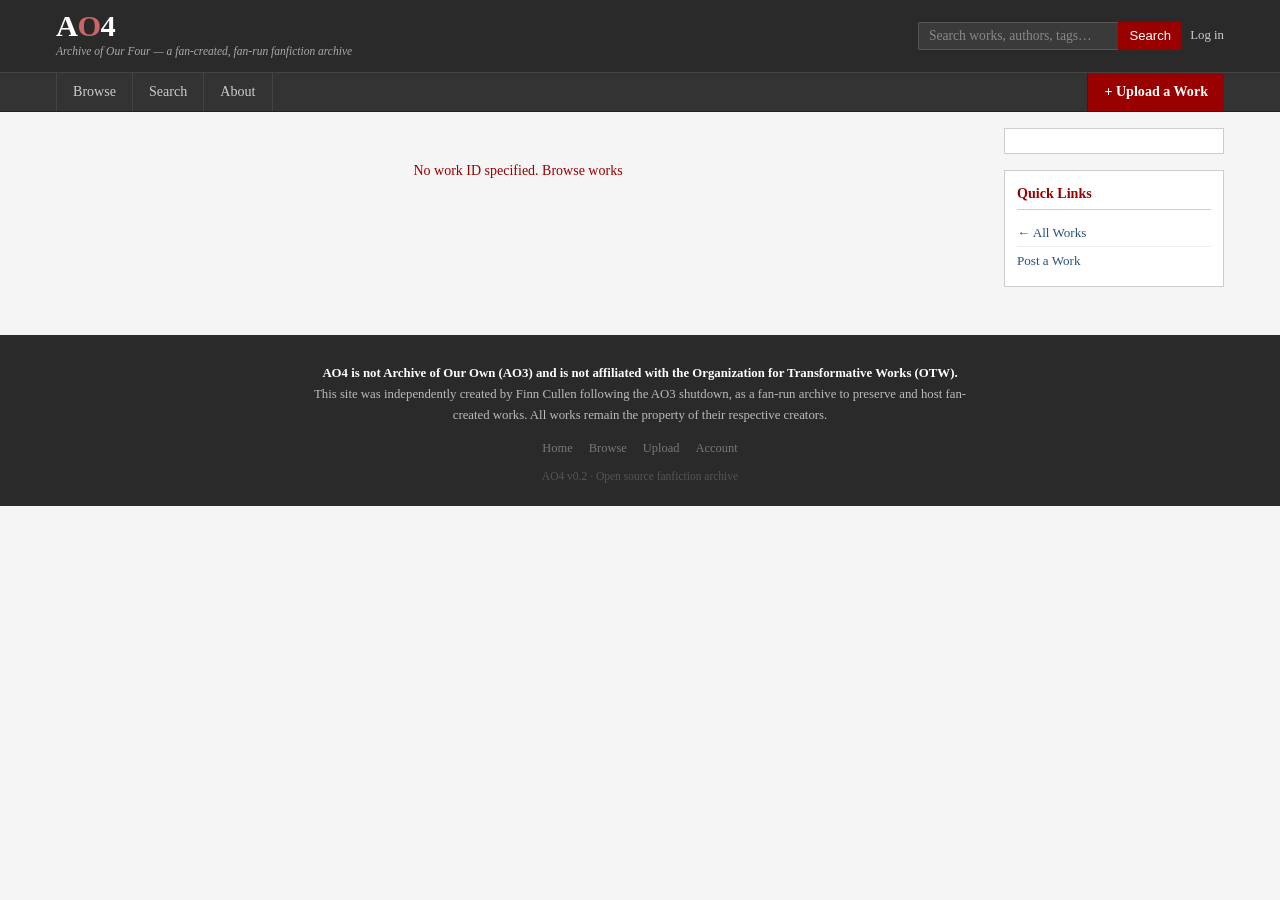
<file: docs/work.html>
<!DOCTYPE html>
<html lang="en">
<head>
<meta charset="utf-8">
<meta name="viewport" content="width=device-width, initial-scale=1">
<title>Loading… — AO4</title>
<link rel="stylesheet" href="style.css">
</head>
<body>

<div id="shell-header"></div>

<div id="main">
  <div id="content">
    <div id="work-area"><div class="loading">Loading work…</div></div>
  </div>
  <aside id="sidebar">
    <div class="sidebar-box" id="work-sidebar"></div>
    <div class="sidebar-box">
      <h3>Quick Links</h3>
      <ul>
        <li><a href="browse.html">← All Works</a></li>
        <li><a href="upload.html">Post a Work</a></li>
      </ul>
    </div>
    <div class="sidebar-box" id="owner-box" style="display:none;">
      <h3>Manage</h3>
      <a class="btn-edit" id="edit-work-btn" href="#">Edit this work</a>
      <button class="btn-delete" id="delete-work-btn">Delete this work</button>
    </div>
  </aside>
</div>

<div id="shell-footer"></div>
<div id="shell-modal"></div>

<script src="app.js"></script>
<script>
injectShell('');

let work = null;
let chapterIndex = 0;

function renderWork() {
  if (!work) return;

  const w = work;
  const ch = w.chapters[chapterIndex];
  const total = w.chapters.length;

  // Update page title
  document.title = `${w.title} — AO4`;

  const fandoms  = (w.fandoms        || []).map(f => `<a href="browse.html?fandom=${encodeURIComponent(f)}" class="tag fandom">${esc(f)}</a>`).join(' ');
  const ships    = (w.relationships  || []).map(t => tagLink(t, 'relationship', 'q')).join(' ');
  const chars    = (w.characters     || []).map(t => tagLink(t, 'character',    'q')).join(' ');
  const extras   = (w.tags           || []).map(t => tagLink(t, 'freeform',     'q')).join(' ');

  const metaRows = [
    ['Rating',         ratingBadge(w.rating) + ' ' + ({G:'General Audiences',T:'Teen & Up',M:'Mature',E:'Explicit'}[w.rating]||w.rating)],
    ['Fandoms',        fandoms || '<em>None listed</em>'],
    w.relationships?.length ? ['Relationships', ships] : null,
    w.characters?.length    ? ['Characters',    chars] : null,
    w.tags?.length          ? ['Additional Tags', extras] : null,
    ['Language',       'English'],
    ['Words',          fmt(w.word_count)],
    ['Chapters',       `${total}/${total}`],
    ['Published',      fmtDate(w.created_at)],
    w.updated_at !== w.created_at ? ['Updated', fmtDate(w.updated_at)] : null,
  ].filter(Boolean);

  const metaDl = metaRows.map(([dt, dd]) => `<dt>${esc(dt)}</dt><dd>${dd}</dd>`).join('');

  // Chapter nav
  const chapterNav = total > 1 ? `
    <div class="chapter-nav-bar">
      <strong>Chapter ${chapterIndex + 1} of ${total}</strong>
      ${total > 1 ? `
        <select id="ch-select">
          ${w.chapters.map((c, i) => `<option value="${i}" ${i===chapterIndex?'selected':''}>${i+1}. ${esc(c.title || 'Chapter ' + (i+1))}</option>`).join('')}
        </select>` : ''}
      <button class="btn-nav" id="btn-prev" ${chapterIndex === 0 ? 'disabled' : ''}>← Previous</button>
      <button class="btn-nav" id="btn-next" ${chapterIndex === total - 1 ? 'disabled' : ''}>Next →</button>
    </div>` : '';

  const chTitle = (total > 1 || ch.title)
    ? `<div class="chapter-title-line">${total > 1 ? `Chapter ${chapterIndex + 1}: ` : ''}${esc(ch.title || (total > 1 ? 'Untitled' : ''))}</div>`
    : '';

  const downloadBase = `${getApiUrl()}/fics/${w.id}/download`;

  document.getElementById('work-area').innerHTML = `
    <div class="work-header-block">
      <h1>${esc(w.title)}</h1>
      <div class="byline">by <a href="browse.html?q=${encodeURIComponent(w.author)}">${esc(w.author)}</a></div>
      <div class="work-meta-table">
        <dl>${metaDl}</dl>
      </div>
      ${w.summary ? `<div class="work-summary-box">${esc(w.summary)}</div>` : ''}
    </div>

    ${chapterNav}
    ${chTitle}
    <div class="chapter-body" id="chapter-body">
      ${renderContent(ch.content)}
    </div>
    ${total > 1 ? chapterNav.replace('chapter-nav-bar', 'chapter-nav-bar').replace('id="ch-select"','id="ch-select-b"').replace('id="btn-prev"','id="btn-prev-b"').replace('id="btn-next"','id="btn-next-b"') : ''}

    <div class="download-bar">
      <span>Download this work:</span>
      <a href="${downloadBase}?format=txt" download>Plain Text (.txt)</a>
      <a href="${downloadBase}?format=html" download>Styled HTML (.html)</a>
    </div>
  `;

  // Wire chapter navigation
  function goTo(i) {
    if (i < 0 || i >= total) return;
    chapterIndex = i;
    renderWork();
    window.scrollTo(0, 0);
  }

  document.getElementById('btn-prev')?.addEventListener('click', () => goTo(chapterIndex - 1));
  document.getElementById('btn-next')?.addEventListener('click', () => goTo(chapterIndex + 1));
  document.getElementById('ch-select')?.addEventListener('change', e => goTo(parseInt(e.target.value)));
  document.getElementById('btn-prev-b')?.addEventListener('click', () => goTo(chapterIndex - 1));
  document.getElementById('btn-next-b')?.addEventListener('click', () => goTo(chapterIndex + 1));
  document.getElementById('ch-select-b')?.addEventListener('change', e => goTo(parseInt(e.target.value)));

  // Sidebar
  document.getElementById('work-sidebar').innerHTML = `
    <h3>Work Info</h3>
    <ul>
      <li>Rating: ${ratingBadge(w.rating)} ${esc(w.rating)}</li>
      <li>Words: ${fmt(w.word_count)}</li>
      <li>Chapters: ${total}</li>
      <li>Posted: ${fmtDate(w.created_at)}</li>
      ${w.updated_at !== w.created_at ? `<li>Updated: ${fmtDate(w.updated_at)}</li>` : ''}
    </ul>
    <div style="margin-top:0.5rem;">
      <a href="${downloadBase}?format=txt" download style="font-size:0.78rem;">↓ Download .txt</a><br>
      <a href="${downloadBase}?format=html" download style="font-size:0.78rem;margin-top:0.2rem;display:inline-block;">↓ Download .html</a>
    </div>
  `;
}

async function loadWork() {
  const id = getParam('id');
  if (!id) {
    document.getElementById('work-area').innerHTML =
      '<div class="error-msg">No work ID specified. <a href="browse.html">Browse works</a></div>';
    return;
  }

  try {
    work = await apiFetch(`/fics/${encodeURIComponent(id)}`);
    hideApiBanner();

    // Start at chapter from URL param if given
    const ch = parseInt(getParam('chapter'));
    if (ch >= 1 && ch <= work.chapters.length) chapterIndex = ch - 1;

    renderWork();
    maybeShowOwnerControls();
  } catch (e) {
    if (e.message.includes('404')) {
      document.getElementById('work-area').innerHTML =
        '<div class="error-msg">Work not found. It may have been deleted. <a href="browse.html">Browse works</a></div>';
    } else {
      document.getElementById('work-area').innerHTML =
        `<div class="error-msg">Could not load work. Backend unreachable at <strong>${getApiUrl()}</strong>.<br>Click ⚙ API to configure.</div>`;
      showApiBanner(`⚠ Backend unreachable at ${getApiUrl()} — click ⚙ API to configure.`, 'error');
    }
  }
}

// Show edit/delete controls if the API says this user can edit
function maybeShowOwnerControls() {
  if (!work || !work.can_edit) return;
  document.getElementById('owner-box').style.display = '';
  document.getElementById('edit-work-btn').href = `edit.html?id=${encodeURIComponent(work.id)}`;
  document.getElementById('delete-work-btn').addEventListener('click', async () => {
    if (!confirm(`Delete "${work.title}"? This cannot be undone.`)) return;
    try {
      await apiFetch(`/fics/${encodeURIComponent(work.id)}`, { method: 'DELETE' });
      window.location.href = 'browse.html';
    } catch (err) {
      alert('Delete failed: ' + err.message);
    }
  });
}

loadWork();
</script>
</body>
</html>
</file>
<file: docs/style.css>
/* AO4 — Archive of Our Four */
/* Inspired by Archive of Our Own's visual design */

*, *::before, *::after { box-sizing: border-box; }

:root {
  --red:        #990000;
  --red-dark:   #770000;
  --red-light:  #cc0000;
  --header-bg:  #2a2a2a;
  --nav-bg:     #333333;
  --bg:         #f5f5f5;
  --white:      #ffffff;
  --border:     #d0ccc8;
  --text:       #2a2a2a;
  --text-soft:  #666666;
  --text-faint: #999999;
  --link:       #2a4f7c;
  --tag-bg:     #f0ece8;
  --tag-border: #d0c8c0;
}

body {
  font-family: Georgia, "Times New Roman", serif;
  font-size: 14px;
  line-height: 1.5;
  color: var(--text);
  background: var(--bg);
  margin: 0;
  padding: 0;
}

a { color: var(--red); text-decoration: none; }
a:hover { text-decoration: underline; }
h1,h2,h3,h4 { font-family: Georgia, serif; }

/* ------------------------------------------------------------------ */
/* Header                                                               */
/* ------------------------------------------------------------------ */

#site-header {
  background: var(--header-bg);
  color: white;
}

.header-inner {
  max-width: 1200px;
  margin: 0 auto;
  padding: 0.7rem 1rem;
  display: flex;
  align-items: center;
  flex-wrap: wrap;
  gap: 0.75rem;
}

.site-logo { display: flex; flex-direction: column; }

.site-title {
  font-size: 1.9rem;
  font-weight: bold;
  color: white;
  text-decoration: none;
  line-height: 1;
  letter-spacing: -0.5px;
}
.site-title span { color: #cc6666; }
.site-title:hover { text-decoration: none; color: #ddaaaa; }

.site-tagline {
  font-size: 0.72rem;
  color: #aaa;
  font-style: italic;
  margin-top: 0.1rem;
}

.header-right {
  margin-left: auto;
  display: flex;
  align-items: center;
  gap: 0.5rem;
  flex-wrap: wrap;
}

.header-search {
  display: flex;
  gap: 0;
}

.header-search input {
  padding: 0.3rem 0.6rem;
  border: 1px solid #555;
  border-right: none;
  background: #3a3a3a;
  color: white;
  font-size: 0.85rem;
  width: 200px;
  border-radius: 2px 0 0 2px;
  font-family: Georgia, serif;
}

.header-search input::placeholder { color: #888; }
.header-search input:focus { outline: none; border-color: #888; background: #444; }

.header-search button {
  padding: 0.3rem 0.7rem;
  background: var(--red);
  color: white;
  border: none;
  cursor: pointer;
  font-size: 0.82rem;
  border-radius: 0 2px 2px 0;
}
.header-search button:hover { background: var(--red-dark); }

.btn-api-settings {
  background: none;
  border: 1px solid #555;
  color: #aaa;
  padding: 0.3rem 0.5rem;
  cursor: pointer;
  font-size: 0.75rem;
  border-radius: 2px;
  white-space: nowrap;
}
.btn-api-settings:hover { border-color: #888; color: #ccc; }

/* ------------------------------------------------------------------ */
/* Navigation                                                           */
/* ------------------------------------------------------------------ */

#site-nav {
  background: var(--nav-bg);
  border-top: 1px solid #444;
  border-bottom: 1px solid #222;
}

.nav-inner {
  max-width: 1200px;
  margin: 0 auto;
  padding: 0 1rem;
  display: flex;
  align-items: stretch;
}

.nav-inner a {
  display: block;
  padding: 0.55rem 1rem;
  color: #ccc;
  font-size: 0.88rem;
  text-decoration: none;
  border-right: 1px solid #444;
}
.nav-inner a:first-child { border-left: 1px solid #444; }
.nav-inner a:hover { background: #444; color: white; text-decoration: none; }
.nav-inner a.active { background: var(--red); color: white; }
.nav-inner .nav-upload {
  margin-left: auto;
  background: var(--red);
  color: white;
  border-left: 1px solid #770000;
  border-right: none;
  font-weight: bold;
}
.nav-inner .nav-upload:hover { background: var(--red-dark); }

/* ------------------------------------------------------------------ */
/* API banner                                                           */
/* ------------------------------------------------------------------ */

.api-banner {
  display: none;
  padding: 0.5rem 1rem;
  font-size: 0.82rem;
  text-align: center;
}
.api-banner.warning { display: block; background: #fff3cd; border-bottom: 1px solid #ffc107; color: #664d03; }
.api-banner.error   { display: block; background: #f8d7da; border-bottom: 1px solid #f5c2c7; color: #58151c; }

/* ------------------------------------------------------------------ */
/* Layout                                                               */
/* ------------------------------------------------------------------ */

#main {
  max-width: 1200px;
  margin: 1rem auto;
  padding: 0 1rem;
  display: flex;
  gap: 1.5rem;
  align-items: flex-start;
}

#main.full-width { display: block; }

#content { flex: 1; min-width: 0; }

#sidebar {
  width: 220px;
  flex-shrink: 0;
}

/* ------------------------------------------------------------------ */
/* Module boxes                                                         */
/* ------------------------------------------------------------------ */

.module {
  background: var(--white);
  border: 1px solid var(--border);
  margin-bottom: 1rem;
  padding: 1rem 1.1rem;
}

.module h2 {
  font-size: 1rem;
  color: var(--red);
  border-bottom: 1px solid var(--border);
  padding-bottom: 0.4rem;
  margin: 0 0 0.75rem;
}

.module-welcome {
  background: #f7f3ef;
  border-left: 4px solid var(--red);
}

/* ------------------------------------------------------------------ */
/* Work listing                                                         */
/* ------------------------------------------------------------------ */

.results-header {
  font-size: 0.82rem;
  color: var(--text-soft);
  margin-bottom: 0.5rem;
  padding: 0.5rem 0.75rem;
  background: white;
  border: 1px solid var(--border);
  border-bottom: none;
  display: flex;
  justify-content: space-between;
  align-items: center;
  flex-wrap: wrap;
  gap: 0.5rem;
}

.results-header .sort-options select {
  font-size: 0.82rem;
  padding: 0.15rem 0.3rem;
  border: 1px solid var(--border);
  color: var(--text);
}

ol.work-listing {
  list-style: none;
  margin: 0;
  padding: 0;
}

.work-item {
  background: white;
  border: 1px solid var(--border);
  border-bottom: none;
  padding: 0.85rem 1rem;
  display: flex;
  gap: 0.6rem;
}

.work-item:last-child  { border-bottom: 1px solid var(--border); }
.work-item:nth-child(even) { background: #faf8f6; }

.work-rating-col { flex-shrink: 0; padding-top: 2px; }

.work-body { flex: 1; min-width: 0; }

.work-title-line {
  margin: 0 0 0.15rem;
  font-size: 1.05rem;
  font-weight: bold;
}

.work-title-line a { color: var(--red); }

.work-author {
  font-size: 0.82rem;
  color: var(--text-soft);
  margin: 0 0 0.3rem;
}
.work-author a { color: var(--link); }

.work-fandoms {
  font-size: 0.82rem;
  margin: 0 0 0.3rem;
  color: var(--text-soft);
}
.work-fandoms .fandom-link {
  color: var(--link);
  text-decoration: none;
}
.work-fandoms .fandom-link:hover { text-decoration: underline; }

.work-tags {
  display: flex;
  flex-wrap: wrap;
  gap: 0.2rem 0.3rem;
  margin: 0.25rem 0;
}

.work-meta {
  font-size: 0.75rem;
  color: var(--text-faint);
  margin: 0.35rem 0 0.25rem;
  display: flex;
  flex-wrap: wrap;
  gap: 0.1rem 0.9rem;
}
.work-meta span { white-space: nowrap; }

.work-summary {
  font-size: 0.84rem;
  color: #555;
  font-style: italic;
  margin: 0.2rem 0 0;
  display: -webkit-box;
  -webkit-line-clamp: 3;
  -webkit-box-orient: vertical;
  overflow: hidden;
}

/* ------------------------------------------------------------------ */
/* Rating badges                                                        */
/* ------------------------------------------------------------------ */

.rating-badge {
  display: inline-flex;
  align-items: center;
  justify-content: center;
  width: 1.5rem;
  height: 1.5rem;
  border-radius: 50%;
  font-size: 0.6rem;
  font-weight: bold;
  color: white;
  flex-shrink: 0;
  font-family: Arial, sans-serif;
  user-select: none;
}

.rating-G  { background: #006633; }
.rating-T  { background: #cc9900; }
.rating-M  { background: #cc3300; }
.rating-E  { background: #990000; }
.rating-NR { background: #888; }

/* ------------------------------------------------------------------ */
/* Tags                                                                 */
/* ------------------------------------------------------------------ */

.tag {
  display: inline-block;
  background: var(--tag-bg);
  border: 1px solid var(--tag-border);
  border-radius: 2px;
  padding: 0.1rem 0.4rem;
  font-size: 0.74rem;
  color: #555;
  font-family: Arial, sans-serif;
  text-decoration: none;
  line-height: 1.4;
}
.tag:hover { background: #e0d8d0; text-decoration: none; }
.tag.relationship { border-color: #c0a0c0; background: #f5eef5; color: #554455; }
.tag.character    { border-color: #a0b8c0; background: #eef4f7; color: #334455; }
.tag.fandom       { border-color: #a0b0c0; background: #eef2f7; color: #334455; font-weight: bold; }
.tag.warning      { border-color: #cc6600; background: #fff0e0; color: #663300; }

/* ------------------------------------------------------------------ */
/* Pagination                                                           */
/* ------------------------------------------------------------------ */

.pagination {
  display: flex;
  gap: 0.25rem;
  justify-content: center;
  flex-wrap: wrap;
  margin: 1rem 0;
}
.pagination a, .pagination span {
  display: inline-block;
  padding: 0.3rem 0.65rem;
  border: 1px solid var(--border);
  background: white;
  font-size: 0.82rem;
  color: var(--red);
  text-decoration: none;
  border-radius: 2px;
}
.pagination a:hover { background: #f5eae8; text-decoration: none; }
.pagination .current { background: var(--red); color: white; border-color: var(--red); }
.pagination .disabled { color: var(--text-faint); cursor: default; }

/* ------------------------------------------------------------------ */
/* Search / filter bar                                                  */
/* ------------------------------------------------------------------ */

.search-module {
  background: white;
  border: 1px solid var(--border);
  padding: 0.75rem 1rem;
  margin-bottom: 1rem;
  display: flex;
  flex-wrap: wrap;
  gap: 0.5rem;
  align-items: flex-end;
}

.search-module .field-inline {
  display: flex;
  flex-direction: column;
  gap: 0.2rem;
}
.search-module label { font-size: 0.75rem; color: var(--text-soft); font-weight: bold; }
.search-module input[type=text],
.search-module select {
  padding: 0.3rem 0.5rem;
  border: 1px solid var(--border);
  font-size: 0.85rem;
  font-family: Georgia, serif;
  border-radius: 2px;
  background: #fafaf8;
}
.search-module input[type=text] { width: 220px; }
.search-module button {
  padding: 0.3rem 0.9rem;
  background: var(--red);
  color: white;
  border: none;
  font-size: 0.85rem;
  cursor: pointer;
  border-radius: 2px;
  align-self: flex-end;
}
.search-module button:hover { background: var(--red-dark); }

/* ------------------------------------------------------------------ */
/* Work detail                                                          */
/* ------------------------------------------------------------------ */

.work-header-block {
  background: white;
  border: 1px solid var(--border);
  padding: 1.25rem 1.4rem;
  margin-bottom: 1rem;
}
.work-header-block h1 {
  font-size: 1.5rem;
  color: var(--red);
  margin: 0 0 0.2rem;
  line-height: 1.2;
}
.work-header-block .byline {
  font-size: 0.9rem;
  color: var(--text-soft);
  margin-bottom: 1rem;
}
.work-header-block .byline a { color: var(--link); }

.work-meta-table {
  border-top: 1px solid var(--border);
  padding-top: 0.75rem;
}
.work-meta-table dl {
  display: grid;
  grid-template-columns: 7rem 1fr;
  gap: 0.3rem 0.6rem;
  margin: 0;
  font-size: 0.84rem;
}
.work-meta-table dt { font-weight: bold; color: var(--text-soft); }
.work-meta-table dd { margin: 0; }

.work-summary-box {
  background: #f7f3ef;
  border-left: 4px solid var(--red);
  padding: 0.75rem 1rem;
  margin-top: 0.75rem;
  font-style: italic;
  font-size: 0.88rem;
  color: #444;
}

.chapter-nav-bar {
  background: white;
  border: 1px solid var(--border);
  padding: 0.5rem 1rem;
  margin-bottom: 1rem;
  display: flex;
  align-items: center;
  flex-wrap: wrap;
  gap: 0.5rem;
  font-size: 0.84rem;
}
.chapter-nav-bar strong { color: var(--red); }
.chapter-nav-bar select {
  padding: 0.2rem 0.4rem;
  border: 1px solid var(--border);
  font-size: 0.84rem;
}
.chapter-nav-bar .btn-nav {
  padding: 0.25rem 0.65rem;
  background: var(--red);
  color: white;
  border: none;
  cursor: pointer;
  font-size: 0.8rem;
  border-radius: 2px;
}
.chapter-nav-bar .btn-nav:disabled { background: #ccc; cursor: default; }
.chapter-nav-bar .btn-nav:not(:disabled):hover { background: var(--red-dark); }

.chapter-title-line {
  background: white;
  border: 1px solid var(--border);
  border-bottom: none;
  padding: 0.6rem 1.5rem;
  font-size: 1rem;
  font-weight: bold;
  color: var(--red);
}

.chapter-body {
  background: white;
  border: 1px solid var(--border);
  padding: 1.5rem 2rem;
  font-size: 0.95rem;
  line-height: 1.85;
  color: #222;
  min-height: 300px;
}
.chapter-body p { margin: 0 0 1em; }
.chapter-body h2,
.chapter-body h3 { color: var(--red); }
.chapter-body em { font-style: italic; }
.chapter-body strong { font-weight: bold; }
.chapter-body hr { border: none; border-top: 1px solid var(--border); margin: 1.5em 0; }

.download-bar {
  background: white;
  border: 1px solid var(--border);
  padding: 0.6rem 1rem;
  margin-top: 1rem;
  display: flex;
  align-items: center;
  gap: 0.5rem;
  font-size: 0.82rem;
  color: var(--text-soft);
}
.download-bar a {
  display: inline-block;
  padding: 0.3rem 0.75rem;
  background: #f0ece8;
  border: 1px solid var(--border);
  color: var(--text);
  font-size: 0.8rem;
  border-radius: 2px;
  text-decoration: none;
}
.download-bar a:hover { background: #e8e0d8; text-decoration: none; }

/* ------------------------------------------------------------------ */
/* Upload form                                                          */
/* ------------------------------------------------------------------ */

.form-block {
  background: white;
  border: 1px solid var(--border);
  padding: 1.5rem 1.75rem;
  margin-bottom: 1rem;
}
.form-block h2 {
  font-size: 1rem;
  color: var(--red);
  border-bottom: 1px solid var(--border);
  padding-bottom: 0.4rem;
  margin: 0 0 1rem;
}
.field {
  margin-bottom: 1rem;
}
.field label {
  display: block;
  font-weight: bold;
  font-size: 0.84rem;
  color: #555;
  margin-bottom: 0.3rem;
}
.field input[type=text],
.field select,
.field textarea {
  width: 100%;
  padding: 0.4rem 0.6rem;
  border: 1px solid var(--border);
  font-size: 0.9rem;
  font-family: Georgia, serif;
  border-radius: 2px;
  background: #fafaf8;
  color: var(--text);
}
.field textarea { min-height: 120px; resize: vertical; }
.field textarea.large { min-height: 400px; }
.field input:focus, .field select:focus, .field textarea:focus {
  outline: none;
  border-color: var(--red);
  background: white;
}
.field .hint {
  font-size: 0.75rem;
  color: #999;
  margin-top: 0.25rem;
  font-style: italic;
}
.field .required { color: var(--red); }

.chapter-entry {
  background: #faf8f6;
  border: 1px solid var(--border);
  padding: 1rem;
  margin-bottom: 0.75rem;
}
.chapter-entry h4 {
  font-size: 0.88rem;
  color: var(--red);
  margin: 0 0 0.6rem;
  display: flex;
  justify-content: space-between;
  align-items: center;
}
.btn-remove-ch {
  background: none;
  border: 1px solid #ccc;
  color: #888;
  padding: 0.1rem 0.4rem;
  font-size: 0.75rem;
  cursor: pointer;
  border-radius: 2px;
}
.btn-remove-ch:hover { border-color: var(--red); color: var(--red); }

.btn-add-chapter {
  display: inline-block;
  padding: 0.4rem 1rem;
  background: none;
  border: 1px dashed var(--red);
  color: var(--red);
  font-size: 0.85rem;
  cursor: pointer;
  border-radius: 2px;
  margin-bottom: 1rem;
  font-family: Georgia, serif;
}
.btn-add-chapter:hover { background: #f5eae8; }

.btn-submit {
  display: inline-block;
  padding: 0.5rem 1.75rem;
  background: var(--red);
  color: white;
  border: none;
  font-size: 1rem;
  cursor: pointer;
  border-radius: 2px;
  font-family: Georgia, serif;
}
.btn-submit:hover { background: var(--red-dark); }
.btn-submit:disabled { background: #aaa; cursor: default; }

.upload-success {
  display: none;
  background: #d1e7dd;
  border: 1px solid #a3cfbb;
  color: #0a3622;
  padding: 1rem 1.25rem;
  margin-bottom: 1rem;
  font-size: 0.9rem;
}
.upload-success.show { display: block; }
.upload-error {
  display: none;
  background: #f8d7da;
  border: 1px solid #f5c2c7;
  color: #58151c;
  padding: 1rem 1.25rem;
  margin-bottom: 1rem;
  font-size: 0.9rem;
}
.upload-error.show { display: block; }

/* ------------------------------------------------------------------ */
/* Sidebar                                                              */
/* ------------------------------------------------------------------ */

.sidebar-box {
  background: white;
  border: 1px solid var(--border);
  padding: 0.75rem;
  margin-bottom: 1rem;
  font-size: 0.84rem;
}
.sidebar-box h3 {
  font-size: 0.88rem;
  color: var(--red);
  border-bottom: 1px solid var(--border);
  padding-bottom: 0.3rem;
  margin: 0 0 0.6rem;
}
.sidebar-box ul { list-style: none; padding: 0; margin: 0; }
.sidebar-box li { padding: 0.2rem 0; border-bottom: 1px solid #f0ece8; }
.sidebar-box li:last-child { border-bottom: none; }
.sidebar-box li a { color: var(--link); font-size: 0.82rem; }
.sidebar-box li a:hover { text-decoration: underline; }

.stats-grid {
  display: grid;
  grid-template-columns: 1fr 1fr;
  gap: 0.4rem;
}
.stat-item {
  text-align: center;
  padding: 0.4rem 0.2rem;
  background: #faf8f6;
  border: 1px solid var(--border);
  border-radius: 2px;
}
.stat-num   { display: block; font-size: 1.25rem; font-weight: bold; color: var(--red); line-height: 1.2; }
.stat-label { display: block; font-size: 0.65rem; color: #aaa; text-transform: uppercase; letter-spacing: 0.03em; }

/* ------------------------------------------------------------------ */
/* Modal (API settings)                                                 */
/* ------------------------------------------------------------------ */

.modal-overlay {
  display: none;
  position: fixed;
  inset: 0;
  background: rgba(0,0,0,0.55);
  z-index: 1000;
  align-items: center;
  justify-content: center;
}
.modal-overlay.open { display: flex; }

.modal {
  background: white;
  border: 1px solid var(--border);
  padding: 1.5rem;
  width: 420px;
  max-width: 95vw;
}
.modal h3 { margin: 0 0 1rem; color: var(--red); font-size: 1rem; }
.modal .field { margin-bottom: 0.75rem; }
.modal-buttons {
  display: flex;
  gap: 0.5rem;
  justify-content: flex-end;
  margin-top: 1rem;
}
.btn-secondary {
  padding: 0.4rem 1rem;
  background: #888;
  color: white;
  border: none;
  cursor: pointer;
  font-size: 0.85rem;
  border-radius: 2px;
}
.btn-secondary:hover { background: #666; }

/* ------------------------------------------------------------------ */
/* Footer                                                               */
/* ------------------------------------------------------------------ */

#site-footer {
  background: var(--header-bg);
  color: #999;
  margin-top: 2rem;
  padding: 1.75rem 1rem 1.25rem;
  font-size: 0.78rem;
  text-align: center;
  line-height: 1.65;
}

#site-footer .disclaimer {
  max-width: 680px;
  margin: 0 auto 0.75rem;
  color: #bbb;
  font-size: 0.8rem;
}
#site-footer .disclaimer strong { color: white; }

#site-footer .footer-nav { margin: 0.5rem 0; }
#site-footer .footer-nav a { color: #777; margin: 0 0.4rem; }
#site-footer .footer-nav a:hover { color: #bbb; text-decoration: underline; }

#site-footer .footer-credit { color: #555; margin-top: 0.5rem; font-size: 0.72rem; }

/* ------------------------------------------------------------------ */
/* States                                                               */
/* ------------------------------------------------------------------ */

.loading   { text-align: center; padding: 2rem 1rem; color: var(--text-faint); font-style: italic; }
.empty     { text-align: center; padding: 2rem 1rem; color: var(--text-soft); }
.error-msg { text-align: center; padding: 2rem 1rem; color: var(--red); }

/* ------------------------------------------------------------------ */
/* Responsive                                                           */
/* ------------------------------------------------------------------ */

@media (max-width: 720px) {
  #main { flex-direction: column; }
  #sidebar { width: 100%; }
  .header-inner { flex-direction: column; align-items: flex-start; }
  .header-right { margin-left: 0; width: 100%; }
  .header-search input { flex: 1; width: auto; }
  .work-meta-table dl { grid-template-columns: 5rem 1fr; }
  .chapter-body { padding: 1rem; }
}

/* ------------------------------------------------------------------ */
/* Auth — header user area + login page                                 */
/* ------------------------------------------------------------------ */

.header-user { display: flex; align-items: center; gap: 0.4rem; font-size: 0.8rem; white-space: nowrap; }
.header-login  { color: #ccc; }
.header-login:hover { color: white; text-decoration: underline; }
.header-username { color: #e8d5a3; font-weight: 600; }
.header-username:hover { color: white; text-decoration: underline; }
.header-logout { color: #999; font-size: 0.75rem; }
.header-logout:hover { color: #ccc; text-decoration: underline; }
.header-admin { color: #e8d5a3; font-size: 0.75rem; background: rgba(153,0,0,0.5); padding: 0.1rem 0.4rem; border-radius: 3px; }
.header-admin:hover { background: var(--red); color: white; }

/* Login page */
#auth-box { background: var(--bg-card); border: 1px solid var(--border); border-radius: 4px; overflow: hidden; }

.auth-tabs { display: flex; border-bottom: 2px solid var(--border); }
.auth-tab {
  flex: 1; padding: 0.75rem 1rem; background: none; border: none;
  font-size: 0.95rem; font-weight: 600; cursor: pointer; color: var(--text-soft);
  border-bottom: 3px solid transparent; margin-bottom: -2px;
}
.auth-tab:hover { color: var(--text); background: var(--bg-alt); }
.auth-tab.active { color: var(--red); border-bottom-color: var(--red); }

#account-box { background: var(--bg-card); border: 1px solid var(--border); border-radius: 4px; }

/* Delete button on work page */
.btn-edit {
  display: block; text-align: center; text-decoration: none;
  background: none; border: 1px solid var(--link); color: var(--link);
  padding: 0.3rem 0.8rem; border-radius: 3px; font-size: 0.8rem;
  margin-bottom: 0.4rem;
}
.btn-edit:hover { background: var(--link); color: white; }
.btn-delete {
  background: none; border: 1px solid #c0392b; color: #c0392b;
  padding: 0.3rem 0.8rem; border-radius: 3px; font-size: 0.8rem; cursor: pointer; width: 100%;
}
.btn-delete:hover { background: #c0392b; color: white; }
</file>
